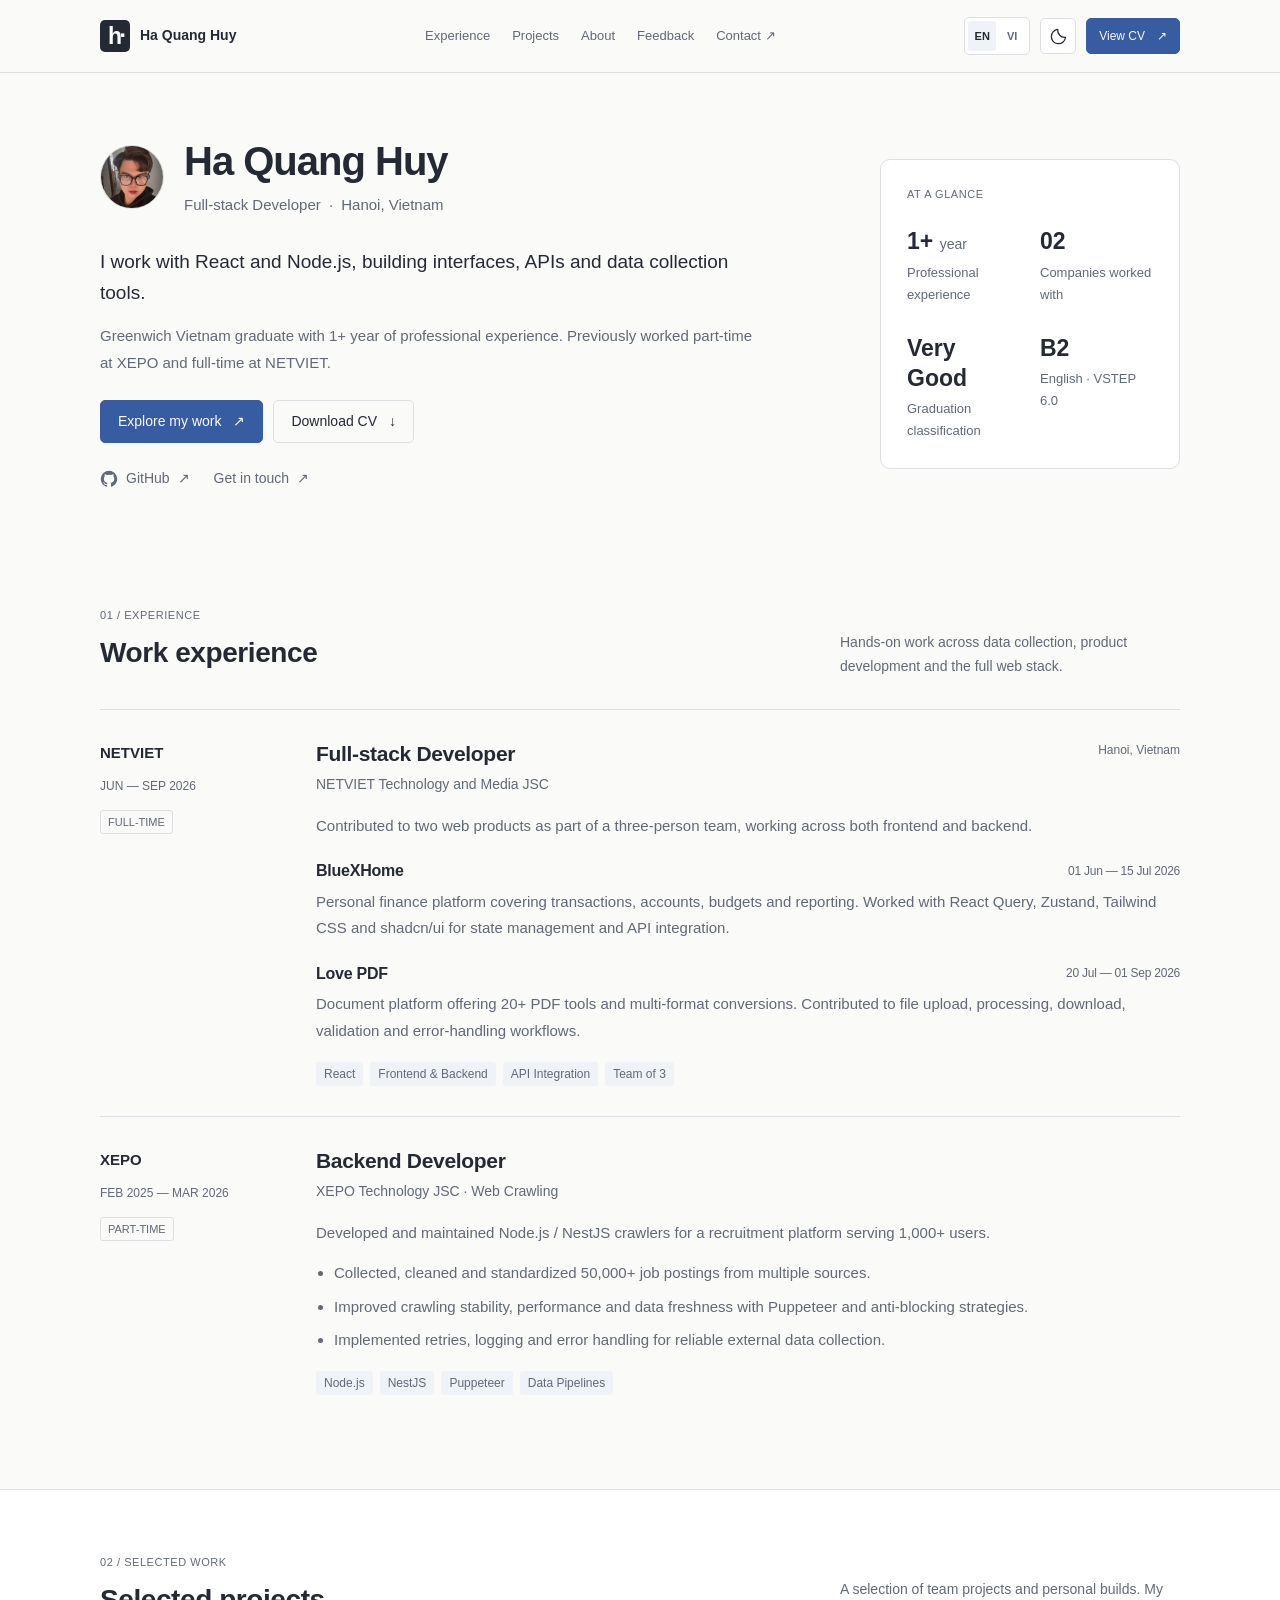
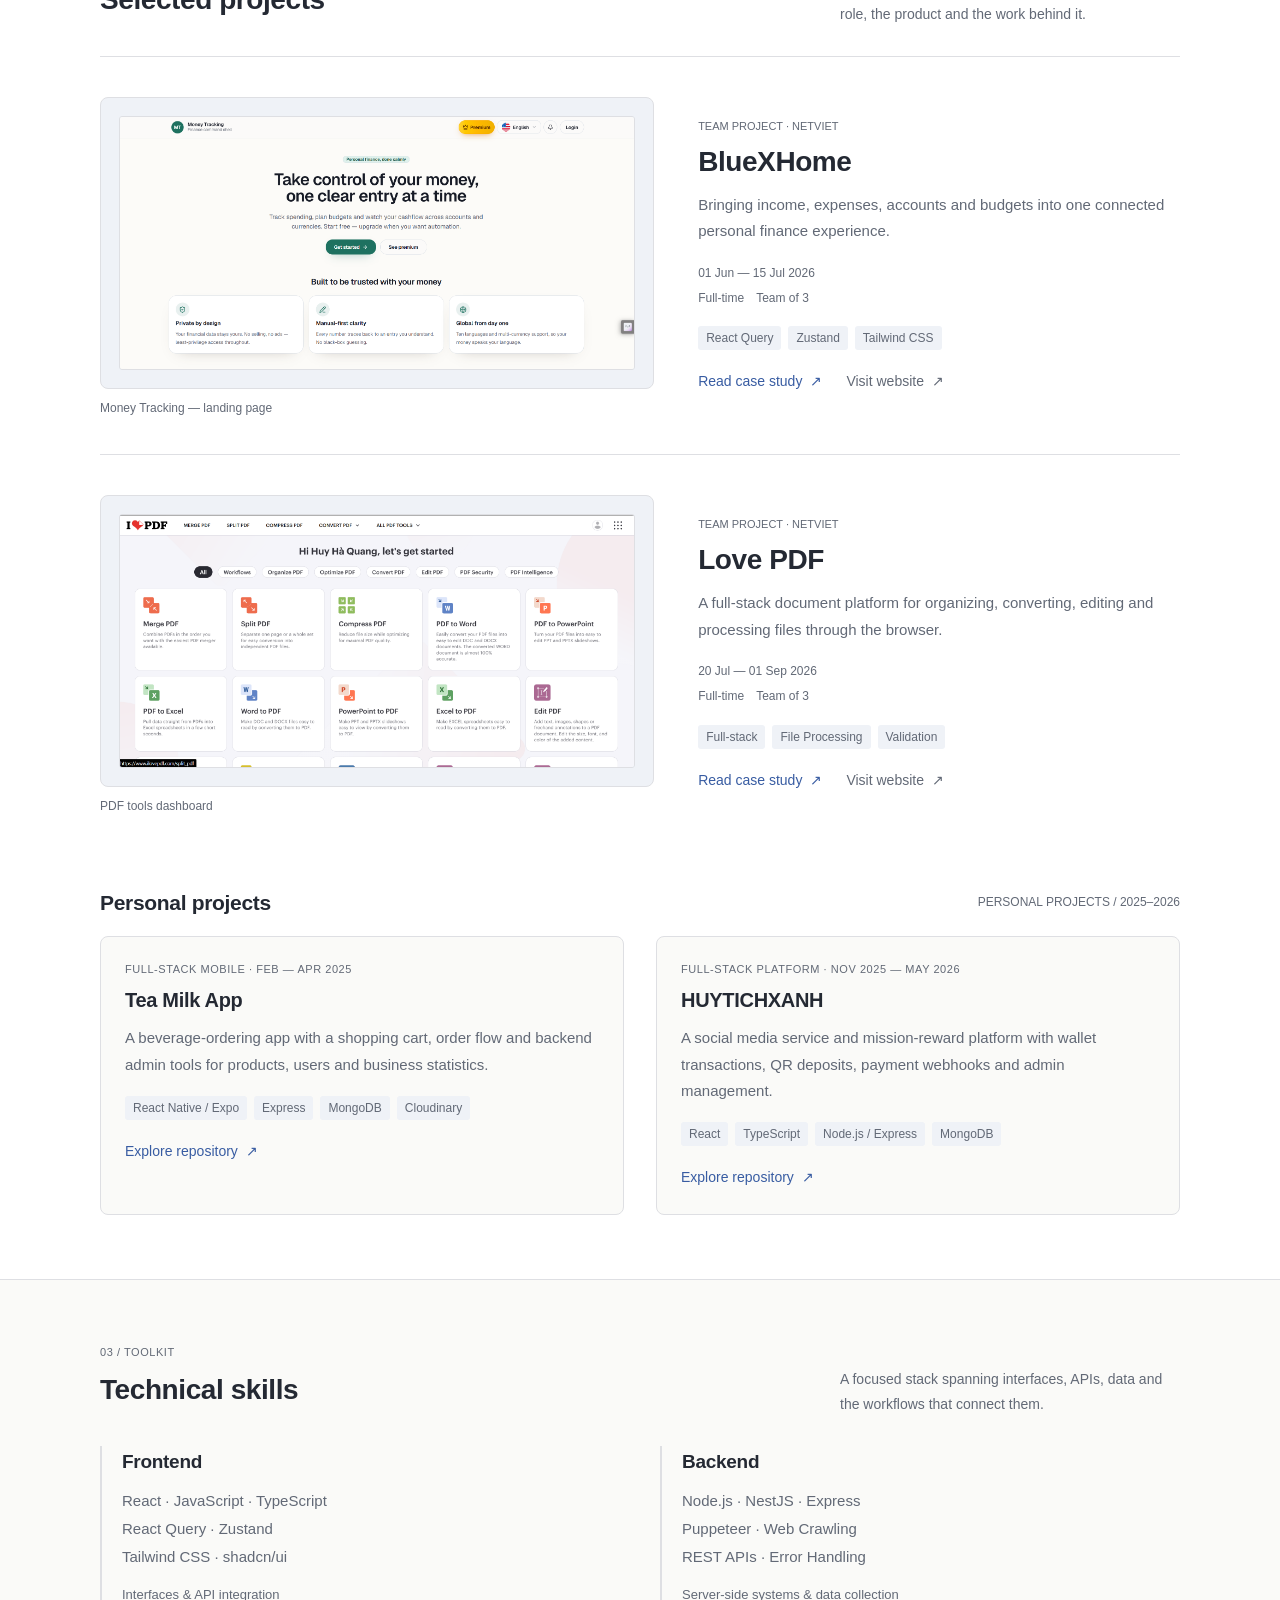
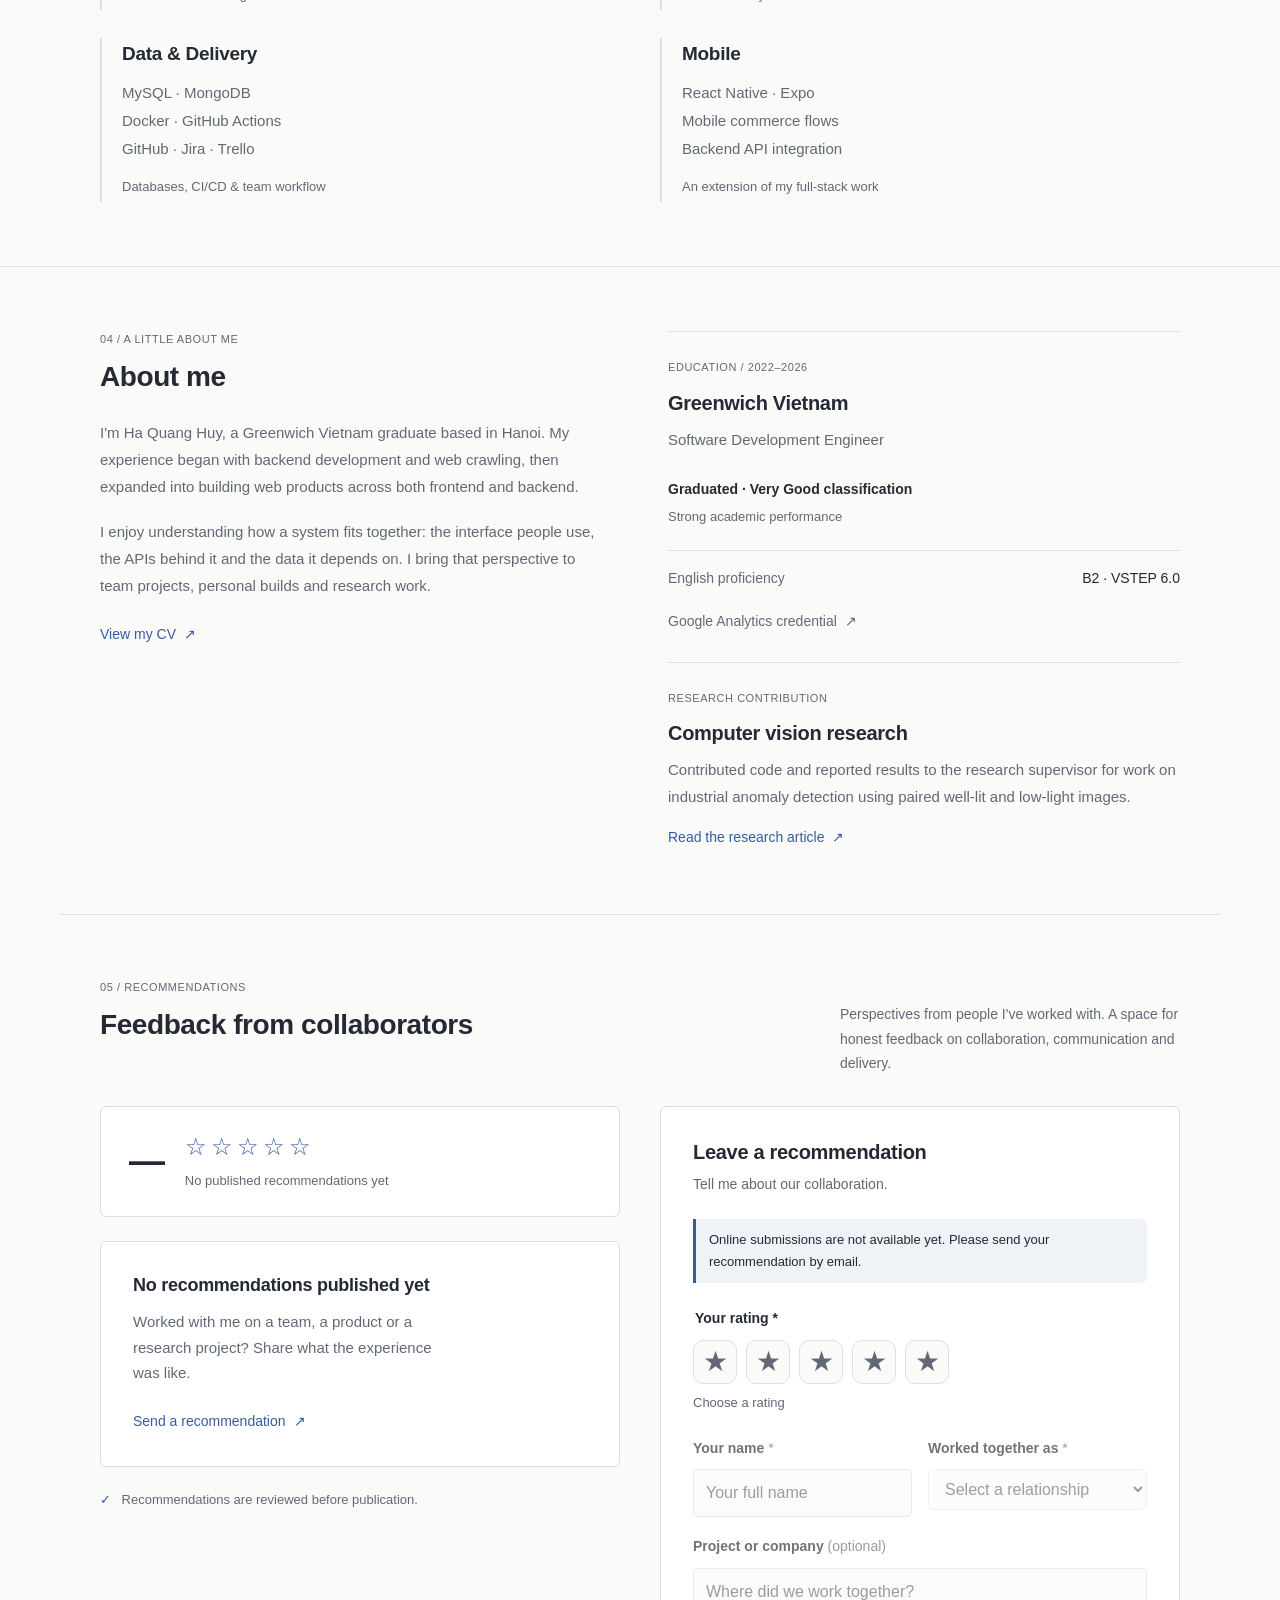
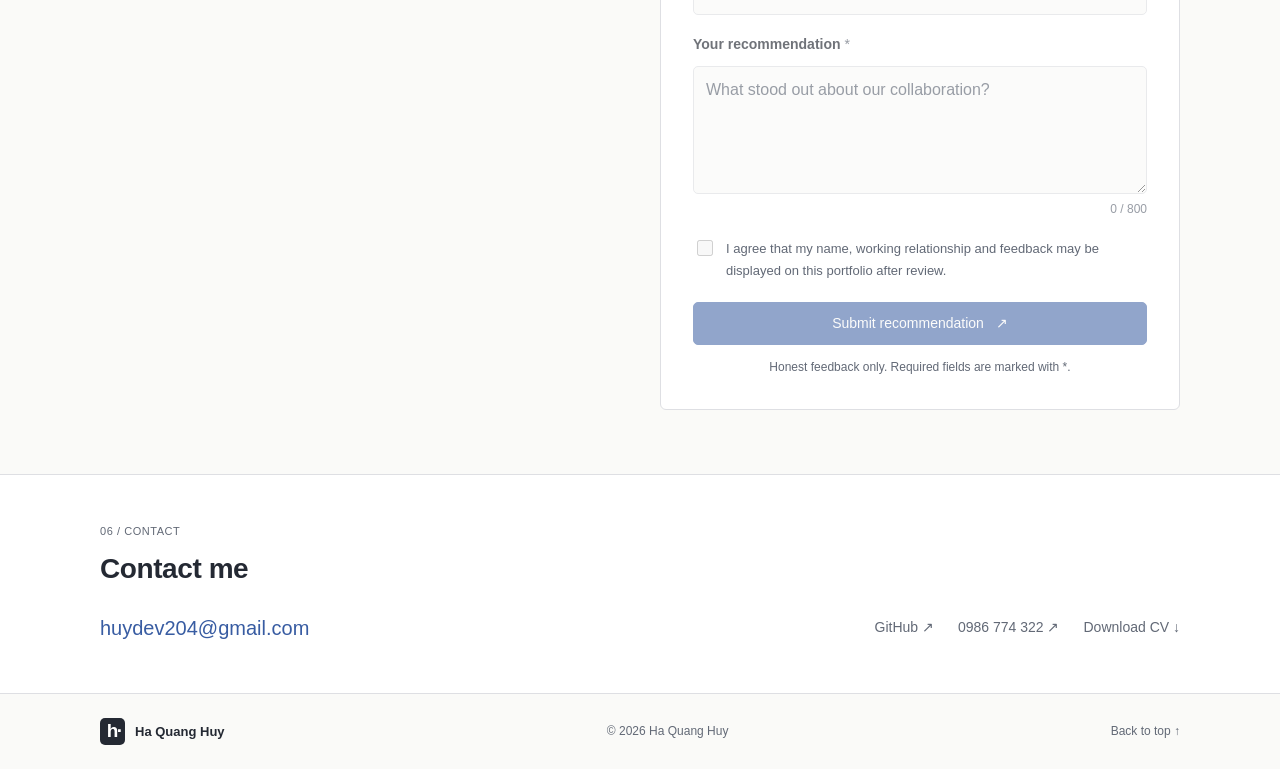
<file: index.html>
<!doctype html>
<html lang="en">
<head>
  <meta charset="utf-8">
  <meta name="viewport" content="width=device-width, initial-scale=1">
  <meta name="color-scheme" content="light dark">
  <meta name="theme-color" content="#fafaf8">
  <title>Ha Quang Huy — Full-stack Developer</title>
  <meta name="description" content="Ha Quang Huy is a Full-stack Developer based in Hanoi, with a strong backend foundation, experience in React and Node.js, and a degree from Greenwich Vietnam.">
  <meta property="og:type" content="website">
  <meta property="og:title" content="Ha Quang Huy — Full-stack Developer">
  <meta property="og:description" content="Work experience, selected projects and research contributions by Ha Quang Huy.">
  <meta name="twitter:card" content="summary">
  <link rel="icon" type="image/svg+xml" href="assets/favicon.svg">
  <link rel="stylesheet" href="style.css?v=5e7dd9d4f372">
  <link rel="stylesheet" href="reviews.css?v=d4fc2169b59c">
  <script src="theme-init.js?v=1b8ba80ecf8a"></script>
  <script src="i18n-vi.js?v=3a269bce5a92" defer></script>
  <script src="i18n.js?v=84d06232627a" defer></script>
  <script src="script.js?v=ed945225f2cc" defer></script>
  <script src="reviews.js?v=d15bccd86b9f" defer></script>
</head>
<body>
  <a class="skip-link" href="#main">Skip to content</a>
  <header class="site-header"><div class="container header-inner">
    <a class="brand" href="#home" aria-label="Ha Quang Huy, home"><span class="brand-mark" aria-hidden="true">h<span>.</span></span><span>Ha Quang Huy</span></a>
    <nav class="main-nav" id="main-nav" aria-label="Main navigation"><a href="#experience">Experience</a><a href="#projects">Projects</a><a href="#about">About</a><a href="#recommendations">Feedback</a><a href="#contact">Contact <span aria-hidden="true">↗</span></a></nav>
    <div class="header-actions">
      <div class="language-switch" role="group" aria-label="Language" hidden><button type="button" data-language="en" lang="en" aria-label="English" aria-pressed="true">EN</button><button type="button" data-language="vi" lang="vi" aria-label="Tiếng Việt" aria-pressed="false">VI</button></div>
      <button class="icon-button theme-toggle" type="button" aria-label="Switch to dark theme" aria-pressed="false"><svg aria-hidden="true" viewBox="0 0 24 24" width="19" height="19"><path d="M20.9 13A9 9 0 0 1 11 3.1 9 9 0 1 0 20.9 13Z" fill="none" stroke="currentColor" stroke-width="1.6" stroke-linejoin="round"/></svg></button>
      <a class="button button-small header-cv" href="assets/Ha-Quang-Huy-Full-Stack-Developer-CV.pdf" target="_blank" rel="noopener noreferrer">View CV <span aria-hidden="true">↗</span></a>
      <button class="icon-button menu-toggle" type="button" aria-controls="main-nav" aria-expanded="false" aria-label="Open navigation"><svg aria-hidden="true" viewBox="0 0 24 24" width="22" height="22"><path d="M4 7h16M4 12h16M4 17h16" fill="none" stroke="currentColor" stroke-width="1.6" stroke-linecap="round"/></svg></button>
    </div>
  </div></header>
  <main id="main">
    <section class="hero container" id="home" aria-labelledby="hero-title">
      <div class="hero-layout"><div class="hero-copy">
        <div class="hero-identity"><img class="hero-avatar" src="img/avatar_huy.jpg" alt="Portrait of Ha Quang Huy" width="941" height="1672" fetchpriority="high" decoding="async"><div><h1 id="hero-title">Ha Quang Huy</h1><p class="hero-role">Full-stack Developer <span aria-hidden="true">·</span> <span>Hanoi, Vietnam</span></p></div></div>
        <p class="hero-intro">I work with React and Node.js, building interfaces, APIs and data collection tools.</p>
        <p class="hero-description">Greenwich Vietnam graduate with 1+ year of professional experience. Previously worked part-time at XEPO and full-time at NETVIET.</p>
        <div class="hero-actions"><a class="button" href="#projects">Explore my work <span aria-hidden="true">↗</span></a><a class="button button-outline" href="assets/Ha-Quang-Huy-Full-Stack-Developer-CV.pdf" download>Download CV <span aria-hidden="true">↓</span></a></div>
        <div class="hero-socials"><a class="text-link hero-github" href="https://github.com/huysadboizdev" target="_blank" rel="noopener noreferrer"><svg viewBox="0 0 24 24" width="18" height="18" aria-hidden="true" fill="currentColor"><path d="M12 1a11 11 0 0 0-3.5 21.4c.6.1.8-.2.8-.5v-2c-3 .6-3.6-1.3-3.6-1.3-.5-1.3-1.2-1.6-1.2-1.6-1-.7.1-.7.1-.7 1.1.1 1.7 1.2 1.7 1.2 1 1.7 2.6 1.2 3.2.9.1-.7.4-1.2.7-1.5-2.4-.3-5-1.2-5-5.4 0-1.2.4-2.2 1.1-2.9-.1-.3-.5-1.4.1-2.9 0 0 .9-.3 3 1.1a10.5 10.5 0 0 1 5.4 0c2.1-1.4 3-1.1 3-1.1.6 1.5.2 2.6.1 2.9.7.8 1.1 1.7 1.1 2.9 0 4.2-2.6 5.1-5 5.4.4.3.7 1 .7 2v3c0 .3.2.6.8.5A11 11 0 0 0 12 1Z"/></svg> GitHub <span aria-hidden="true">↗</span></a><a class="quiet-link" href="mailto:huydev204@gmail.com">Get in touch <span aria-hidden="true">↗</span></a></div>
      </div><aside class="hero-profile"><p class="eyebrow">AT A GLANCE</p><div class="facts-strip" aria-label="Profile highlights"><div><strong>1+ <span>year</span></strong><p>Professional experience</p></div><div><strong>02</strong><p>Companies worked with</p></div><div><strong>Very Good</strong><p>Graduation classification</p></div><div><strong>B2</strong><p>English · VSTEP 6.0</p></div></div></aside></div>
    </section>
    <section class="section container" id="experience" aria-labelledby="experience-title">
      <div class="section-heading"><div><p class="eyebrow">01 / EXPERIENCE</p><h2 id="experience-title">Work experience</h2></div><p class="section-summary">Hands-on work across data collection, product development and the full web stack.</p></div>
      <div class="experience-list">
        <article class="experience-card"><div class="experience-meta"><span class="company-mark">NETVIET</span><p class="mono">JUN — SEP 2026</p><span class="tag">FULL-TIME</span></div><div class="experience-content"><div class="experience-title"><div><h3>Full-stack Developer</h3><p>NETVIET Technology and Media JSC</p></div><span class="muted">Hanoi, Vietnam</span></div><p>Contributed to two web products as part of a three-person team, working across both frontend and backend.</p><div class="experience-project"><h4>BlueXHome <span>01 Jun — 15 Jul 2026</span></h4><p>Personal finance platform covering transactions, accounts, budgets and reporting. Worked with React Query, Zustand, Tailwind CSS and shadcn/ui for state management and API integration.</p></div><div class="experience-project"><h4>Love PDF <span>20 Jul — 01 Sep 2026</span></h4><p>Document platform offering 20+ PDF tools and multi-format conversions. Contributed to file upload, processing, download, validation and error-handling workflows.</p></div><div class="tags"><span>React</span><span>Frontend &amp; Backend</span><span>API Integration</span><span>Team of 3</span></div></div></article>
        <article class="experience-card"><div class="experience-meta"><span class="company-mark">XEPO</span><p class="mono">FEB 2025 — MAR 2026</p><span class="tag">PART-TIME</span></div><div class="experience-content"><div class="experience-title"><div><h3>Backend Developer</h3><p>XEPO Technology JSC · Web Crawling</p></div></div><p>Developed and maintained Node.js / NestJS crawlers for a recruitment platform serving 1,000+ users.</p><ul class="detail-list"><li>Collected, cleaned and standardized 50,000+ job postings from multiple sources.</li><li>Improved crawling stability, performance and data freshness with Puppeteer and anti-blocking strategies.</li><li>Implemented retries, logging and error handling for reliable external data collection.</li></ul><div class="tags"><span>Node.js</span><span>NestJS</span><span>Puppeteer</span><span>Data Pipelines</span></div></div></article>
      </div>
    </section>
    <section class="section work-section" id="projects" aria-labelledby="projects-title"><div class="container">
      <div class="section-heading"><div><p class="eyebrow">02 / SELECTED WORK</p><h2 id="projects-title">Selected projects</h2></div><p class="section-summary">A selection of team projects and personal builds. My role, the product and the work behind it.</p></div>
      <div class="featured-grid">
        <article class="project-card"><div class="project-info"><div class="project-kicker"><span>TEAM PROJECT · NETVIET</span><span>01</span></div><h3>BlueXHome</h3><p>Bringing income, expenses, accounts and budgets into one connected personal finance experience.</p><div class="project-context"><span class="project-period">01 Jun — 15 Jul 2026</span><span>Full-time</span><span>Team of 3</span></div><div class="tags"><span>React Query</span><span>Zustand</span><span>Tailwind CSS</span></div><div class="project-links"><a class="text-link" href="projects/bluexhome.html">Read case study <span aria-hidden="true">↗</span></a><a class="quiet-link" href="https://bluexhome.com/" target="_blank" rel="noopener noreferrer">Visit website <span aria-hidden="true">↗</span></a></div></div><figure class="product-shot product-shot-featured"><a href="img/projects/bluexhome-landing.png" target="_blank" rel="noopener noreferrer" aria-label="Money Tracking — landing page"><img src="img/projects/bluexhome-landing.png" alt="Money Tracking — landing page" width="1881" height="922" loading="lazy" decoding="async"></a><figcaption><span>Money Tracking — landing page</span><a href="img/projects/bluexhome-landing.png" target="_blank" rel="noopener noreferrer">Open full-size image <span aria-hidden="true">↗</span></a></figcaption></figure></article>
        <article class="project-card"><div class="project-info"><div class="project-kicker"><span>TEAM PROJECT · NETVIET</span><span>02</span></div><h3>Love PDF</h3><p>A full-stack document platform for organizing, converting, editing and processing files through the browser.</p><div class="project-context"><span class="project-period">20 Jul — 01 Sep 2026</span><span>Full-time</span><span>Team of 3</span></div><div class="tags"><span>Full-stack</span><span>File Processing</span><span>Validation</span></div><div class="project-links"><a class="text-link" href="projects/love-pdf.html">Read case study <span aria-hidden="true">↗</span></a><a class="quiet-link" href="https://love-pdf.com/" target="_blank" rel="noopener noreferrer">Visit website <span aria-hidden="true">↗</span></a></div></div><figure class="product-shot product-shot-featured"><a href="img/projects/love-pdf-tools.png" target="_blank" rel="noopener noreferrer" aria-label="PDF tools dashboard"><img src="img/projects/love-pdf-tools.png" alt="PDF tools dashboard" width="1884" height="924" loading="lazy" decoding="async"></a><figcaption><span>PDF tools dashboard</span><a href="img/projects/love-pdf-tools.png" target="_blank" rel="noopener noreferrer">Open full-size image <span aria-hidden="true">↗</span></a></figcaption></figure></article>
      </div>
      <div class="more-work-heading"><h3>Personal projects</h3><span class="mono">PERSONAL PROJECTS / 2025–2026</span></div>
      <div class="personal-grid"><article class="personal-card"><span class="personal-icon" aria-hidden="true">☕</span><div><p class="eyebrow">FULL-STACK MOBILE · FEB — APR 2025</p><h3>Tea Milk App</h3><p>A beverage-ordering app with a shopping cart, order flow and backend admin tools for products, users and business statistics.</p><div class="tags"><span>React Native / Expo</span><span>Express</span><span>MongoDB</span><span>Cloudinary</span></div><a class="text-link" href="https://github.com/huysadboizdev/Apptrasua" target="_blank" rel="noopener noreferrer">Explore repository <span aria-hidden="true">↗</span></a></div></article><article class="personal-card"><span class="personal-icon" aria-hidden="true">⇄</span><div><p class="eyebrow">FULL-STACK PLATFORM · NOV 2025 — MAY 2026</p><h3>HUYTICHXANH</h3><p>A social media service and mission-reward platform with wallet transactions, QR deposits, payment webhooks and admin management.</p><div class="tags"><span>React</span><span>TypeScript</span><span>Node.js / Express</span><span>MongoDB</span></div><a class="text-link" href="https://github.com/huysadboizdev/Socialmedia" target="_blank" rel="noopener noreferrer">Explore repository <span aria-hidden="true">↗</span></a></div></article></div>
    </div></section>
    <section class="section container" id="skills" aria-labelledby="skills-title"><div class="section-heading"><div><p class="eyebrow">03 / TOOLKIT</p><h2 id="skills-title">Technical skills</h2></div><p class="section-summary">A focused stack spanning interfaces, APIs, data and the workflows that connect them.</p></div><div class="skills-grid"><article class="skill-card"><span class="skill-symbol" aria-hidden="true">&lt;/&gt;</span><span class="mono">01</span><h3>Frontend</h3><p>React · JavaScript · TypeScript<br>React Query · Zustand<br>Tailwind CSS · shadcn/ui</p><span class="skill-note">Interfaces &amp; API integration</span></article><article class="skill-card"><span class="skill-symbol" aria-hidden="true">{ }</span><span class="mono">02</span><h3>Backend</h3><p>Node.js · NestJS · Express<br>Puppeteer · Web Crawling<br>REST APIs · Error Handling</p><span class="skill-note">Server-side systems &amp; data collection</span></article><article class="skill-card"><span class="skill-symbol" aria-hidden="true">▤</span><span class="mono">03</span><h3>Data &amp; Delivery</h3><p>MySQL · MongoDB<br>Docker · GitHub Actions<br>GitHub · Jira · Trello</p><span class="skill-note">Databases, CI/CD &amp; team workflow</span></article><article class="skill-card"><span class="skill-symbol" aria-hidden="true">▯</span><span class="mono">04</span><h3>Mobile</h3><p>React Native · Expo<br>Mobile commerce flows<br>Backend API integration</p><span class="skill-note">An extension of my full-stack work</span></article></div></section>
    <section class="section about-section" id="about" aria-labelledby="about-title"><div class="container about-grid"><div><p class="eyebrow">04 / A LITTLE ABOUT ME</p><h2 id="about-title">About me</h2><p class="about-copy">I'm Ha Quang Huy, a Greenwich Vietnam graduate based in Hanoi. My experience began with backend development and web crawling, then expanded into building web products across both frontend and backend.</p><p class="about-copy">I enjoy understanding how a system fits together: the interface people use, the APIs behind it and the data it depends on. I bring that perspective to team projects, personal builds and research work.</p><a class="text-link" href="assets/Ha-Quang-Huy-Full-Stack-Developer-CV.pdf" target="_blank" rel="noopener noreferrer">View my CV <span aria-hidden="true">↗</span></a></div><div class="about-details"><article class="education-card"><span class="eyebrow">EDUCATION / 2022–2026</span><h3>Greenwich Vietnam</h3><p>Software Development Engineer</p><div class="education-highlight"><span aria-hidden="true">✳</span><div><strong>Graduated · Very Good classification</strong><p>Strong academic performance</p></div></div><div class="education-row"><span>English proficiency</span><strong>B2 · VSTEP 6.0</strong></div><a class="quiet-link" href="https://skillshop.credential.net/profile/huysadboiz/wallet#gs.fhl9mv" target="_blank" rel="noopener noreferrer">Google Analytics credential <span aria-hidden="true">↗</span></a></article><article class="research-card"><span class="eyebrow">RESEARCH CONTRIBUTION</span><h3>Computer vision research</h3><p>Contributed code and reported results to the research supervisor for work on industrial anomaly detection using paired well-lit and low-light images.</p><a class="text-link" href="https://academic.oup.com/jcde/article/12/5/41/8119431" target="_blank" rel="noopener noreferrer">Read the research article <span aria-hidden="true">↗</span></a></article></div></div></section>
    <section class="section container recommendations-section" id="recommendations" aria-labelledby="recommendations-title">
      <div class="section-heading"><div><p class="eyebrow">05 / RECOMMENDATIONS</p><h2 id="recommendations-title">Feedback from collaborators</h2></div><p class="section-summary">Perspectives from people I've worked with. A space for honest feedback on collaboration, communication and delivery.</p></div>
      <div class="recommendations-grid">
        <div class="recommendations-overview">
          <div class="review-rating-summary"><strong id="review-average" data-i18n-dynamic aria-label="Average rating">—</strong><div><div id="review-summary-stars" data-i18n-dynamic class="review-summary-stars" role="img" aria-label="Not yet rated">☆☆☆☆☆</div><p id="review-count" data-i18n-dynamic>No published recommendations yet</p></div></div>
          <div id="review-empty" class="review-empty"><h3>No recommendations published yet</h3><p>Worked with me on a team, a product or a research project? Share what the experience was like.</p><a class="text-link" href="mailto:huydev204@gmail.com?subject=Portfolio%20recommendation">Send a recommendation <span aria-hidden="true">↗</span></a></div>
          <div id="published-reviews" data-i18n-dynamic class="published-reviews" aria-label="Approved recommendations"></div>
          <p class="review-principle"><span aria-hidden="true">✓</span> Recommendations are reviewed before publication.</p>
        </div>
        <div class="review-form-card">
          <div class="review-form-header"><h3>Leave a recommendation</h3></div>
          <p class="review-form-intro">Tell me about our collaboration.</p>
          <p id="review-mode-note" data-i18n-dynamic class="review-mode-note">Online submissions are not available yet. Please send your recommendation by email.</p>
          <form id="recommendation-form">
            <fieldset id="review-fields" class="review-fields" disabled aria-label="Recommendation details">
              <fieldset class="review-star-field"><legend>Your rating <span aria-hidden="true">*</span></legend><div class="review-stars">
                <label class="review-star-option"><input type="radio" name="rating" value="1" aria-label="1 star" required><span aria-hidden="true">★</span></label>
                <label class="review-star-option"><input type="radio" name="rating" value="2" aria-label="2 stars" required><span aria-hidden="true">★</span></label>
                <label class="review-star-option"><input type="radio" name="rating" value="3" aria-label="3 stars" required><span aria-hidden="true">★</span></label>
                <label class="review-star-option"><input type="radio" name="rating" value="4" aria-label="4 stars" required><span aria-hidden="true">★</span></label>
                <label class="review-star-option"><input type="radio" name="rating" value="5" aria-label="5 stars" required><span aria-hidden="true">★</span></label>
              </div><p id="review-rating-hint" data-i18n-dynamic class="review-rating-hint" aria-live="polite">Choose a rating</p></fieldset>
              <div class="review-field-row">
                <div class="review-field"><label class="review-field-label" for="review-name">Your name <span aria-hidden="true">*</span></label><input id="review-name" name="name" autocomplete="name" placeholder="Your full name" maxlength="80" required></div>
                <div class="review-field"><label class="review-field-label" for="review-relationship">Worked together as <span aria-hidden="true">*</span></label><select id="review-relationship" name="relationship" required><option value="">Select a relationship</option><option>Teammate</option><option>Team lead / Manager</option><option>Client</option><option>Research supervisor</option><option>Other collaborator</option></select></div>
              </div>
              <div class="review-field"><label class="review-field-label" for="review-project">Project or company <span>(optional)</span></label><input id="review-project" name="project" placeholder="Where did we work together?" maxlength="100"></div>
              <div class="review-field"><label class="review-field-label" for="review-comment">Your recommendation <span aria-hidden="true">*</span></label><textarea id="review-comment" name="comment" rows="4" minlength="20" maxlength="800" placeholder="What stood out about our collaboration?" aria-describedby="review-comment-count" required></textarea><p id="review-comment-count" data-i18n-dynamic class="review-character-count">0 / 800</p></div>
              <label class="review-consent"><input type="checkbox" name="consent" required><span>I agree that my name, working relationship and feedback may be displayed on this portfolio after review.</span></label>
              <button class="button review-submit" type="submit">Submit recommendation <span aria-hidden="true">↗</span></button>
              <p class="review-form-footer">Honest feedback only. Required fields are marked with *.</p>
            </fieldset>
            <p id="review-status" data-i18n-dynamic class="review-status" role="status" aria-live="polite" tabindex="-1"></p>
          </form>
          <noscript><p class="review-status">Enable JavaScript to try the local feedback preview, or send a recommendation by email.</p></noscript>
        </div>
      </div>
      <div id="review-preview-controls" class="review-preview-controls" hidden aria-labelledby="review-preview-title"><div class="review-preview-heading"><h3 id="review-preview-title">Preview moderation</h3><span id="review-pending-count" data-i18n-dynamic>0 pending</span></div><p>Try the approval workflow here. These controls are for local demonstration only. Approved feedback is visible in this browser, not published online.</p><p id="review-preview-empty">Submit a recommendation above to try approving or removing it.</p><div id="pending-reviews" data-i18n-dynamic class="pending-reviews"></div><p id="review-preview-status" data-i18n-dynamic class="review-status" role="status" aria-live="polite"></p></div>
    </section>
    <section class="contact-section" id="contact" aria-labelledby="contact-title"><div class="container"><div class="contact-top"><div><p class="eyebrow">06 / CONTACT</p><h2 id="contact-title">Contact me</h2></div></div><div class="contact-bottom"><a class="contact-email" href="mailto:huydev204@gmail.com">huydev204@gmail.com</a><div class="contact-links"><a href="https://github.com/huysadboizdev" target="_blank" rel="noopener noreferrer">GitHub ↗</a><a href="tel:+84986774322">0986 774 322 ↗</a><a href="assets/Ha-Quang-Huy-Full-Stack-Developer-CV.pdf" download>Download CV ↓</a></div></div></div></section>
  </main>
  <footer class="site-footer"><div class="container footer-inner"><a class="brand" href="#home"><span class="brand-mark" aria-hidden="true">h<span>.</span></span><span>Ha Quang Huy</span></a><p>© <span data-year>2026</span> Ha Quang Huy</p><a class="quiet-link" href="#home">Back to top ↑</a></div></footer>
</body>
</html>
</file>
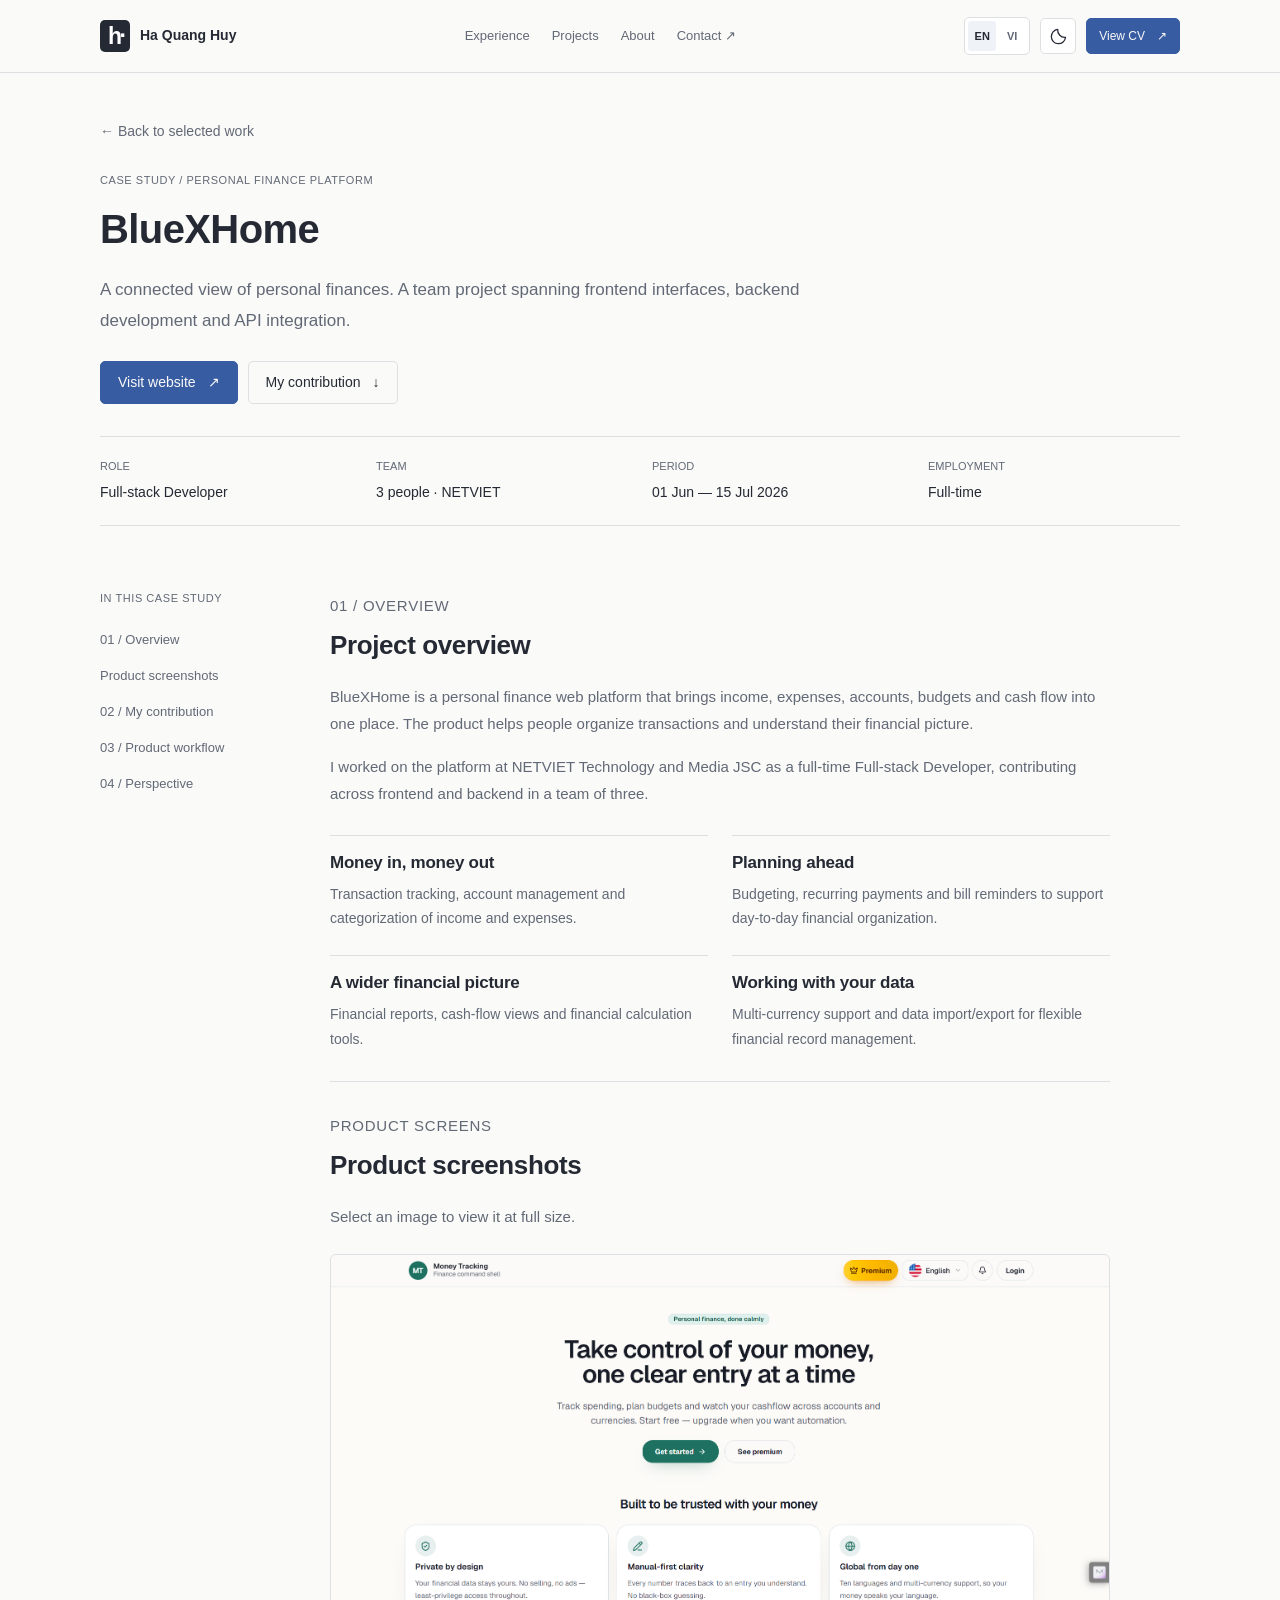
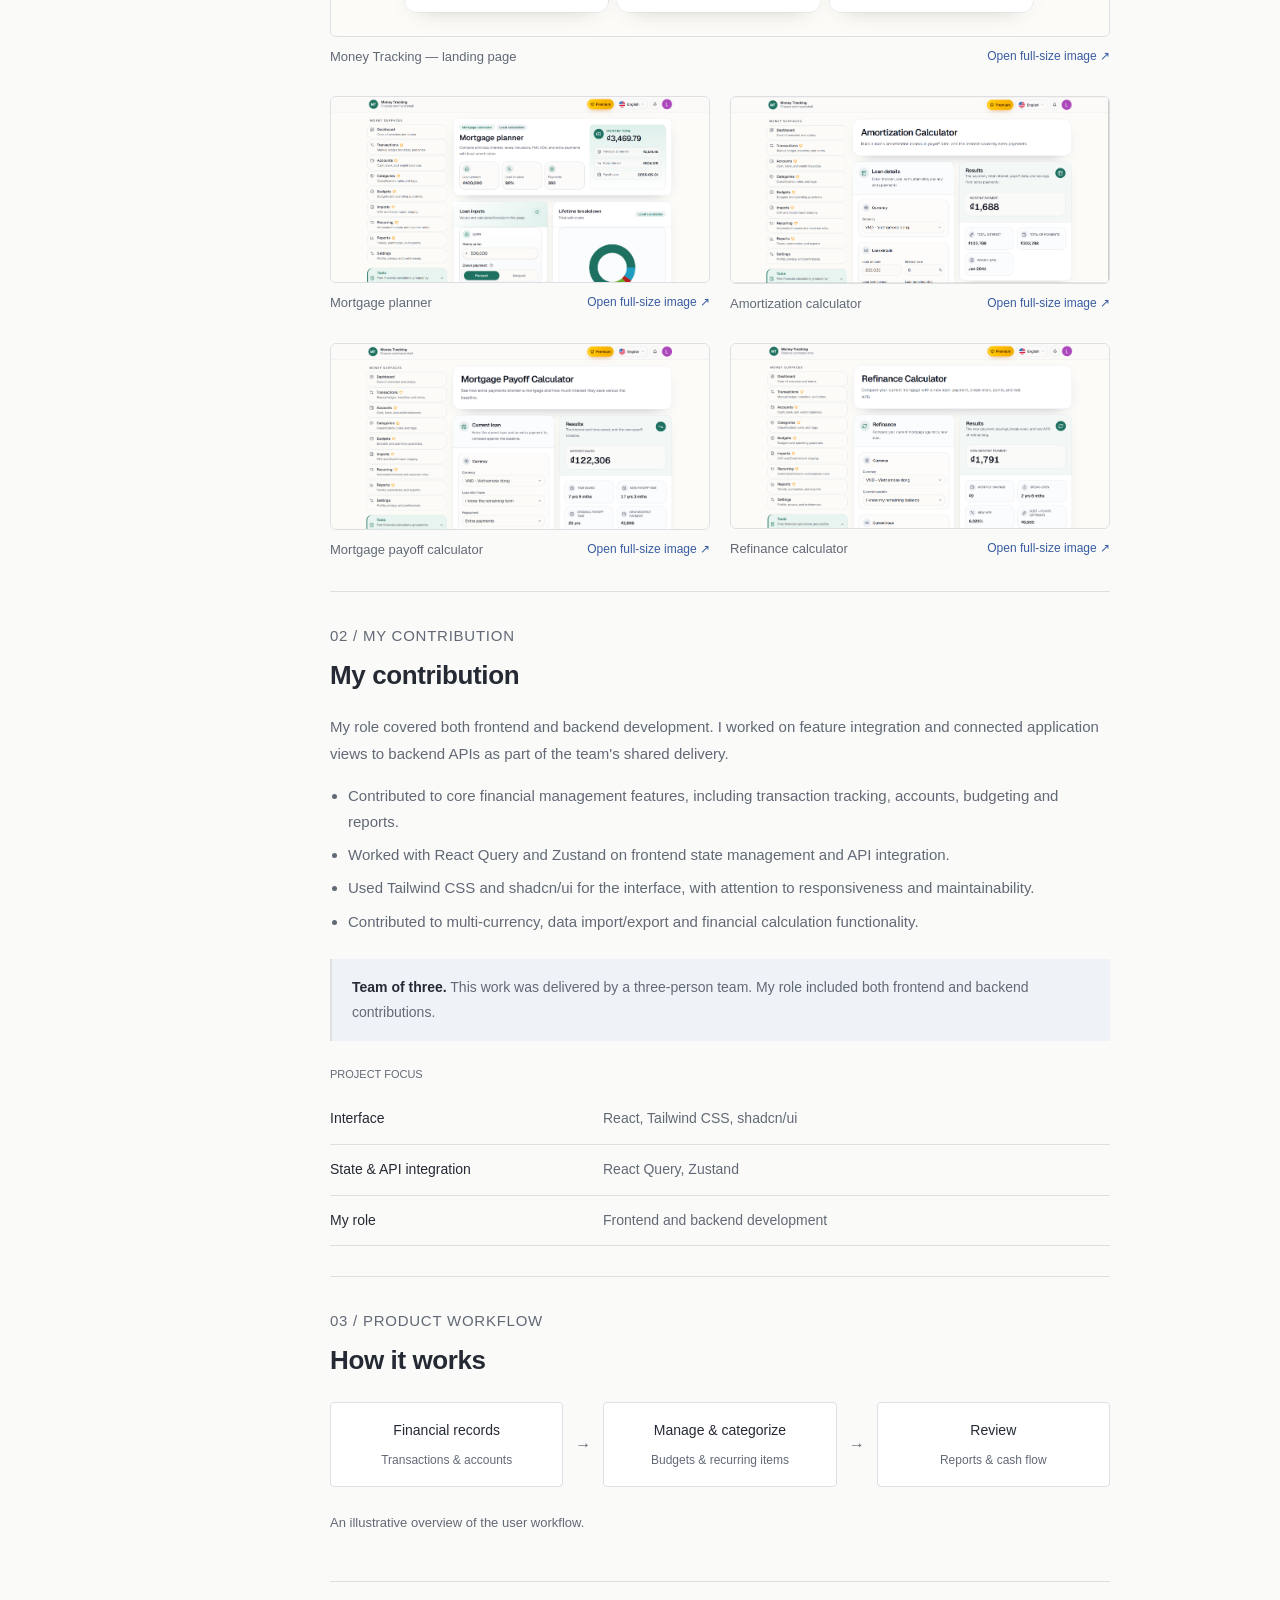
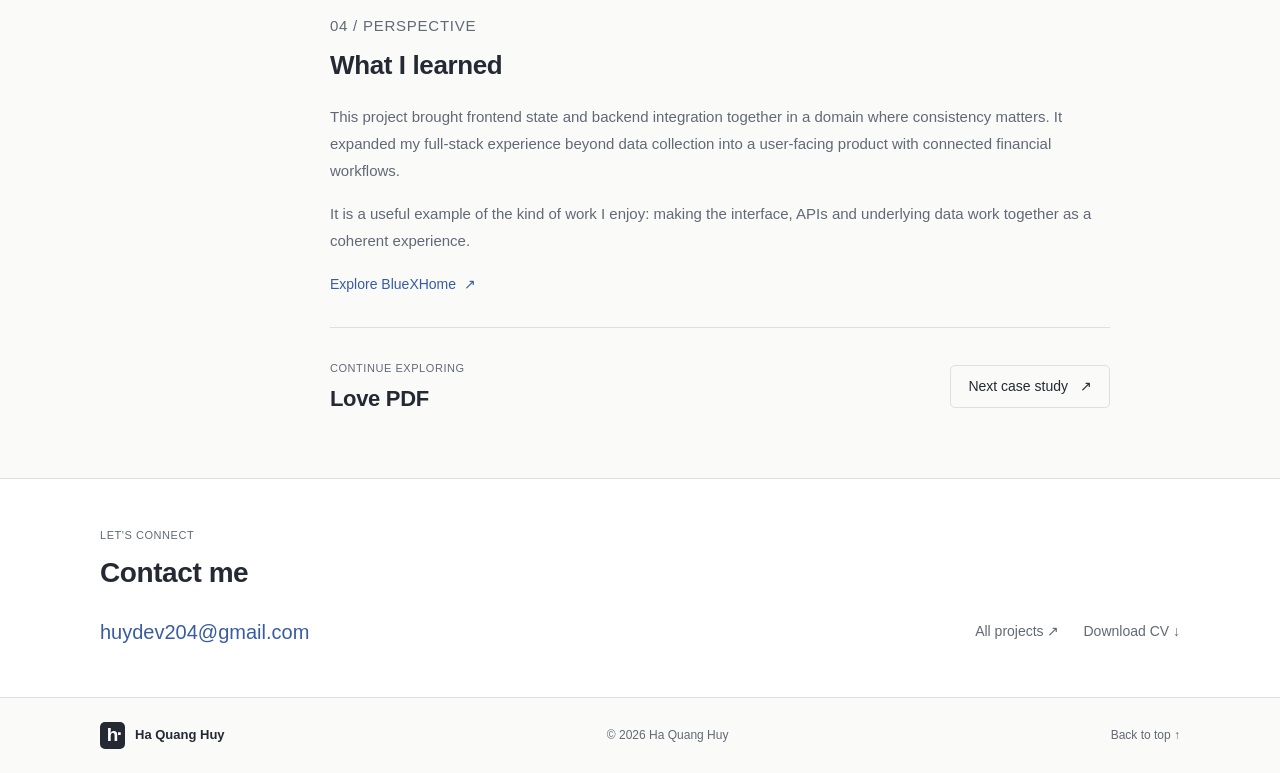
<file: projects/bluexhome.html>
<!doctype html>
<html lang="en">
<head>
  <meta charset="utf-8">
  <meta name="viewport" content="width=device-width, initial-scale=1">
  <meta name="color-scheme" content="light dark">
  <meta name="theme-color" content="#fafaf8">
  <title>BlueXHome — Ha Quang Huy / Full-stack Developer</title>
  <meta name="description" content="A connected view of personal finances. A team project spanning frontend interfaces, backend development and API integration.">
  <meta property="og:type" content="article">
  <meta property="og:title" content="BlueXHome — Full-stack project by Ha Quang Huy">
  <meta property="og:description" content="A connected view of personal finances. A team project spanning frontend interfaces, backend development and API integration.">
  <link rel="icon" type="image/svg+xml" href="../assets/favicon.svg">
  <link rel="stylesheet" href="../style.css?v=5e7dd9d4f372">
  <script src="../theme-init.js?v=1b8ba80ecf8a"></script>
  <script src="../i18n-vi.js?v=3a269bce5a92" defer></script>
  <script src="../i18n.js?v=84d06232627a" defer></script>
  <script src="../script.js?v=ed945225f2cc" defer></script>
</head>
<body>
  <a class="skip-link" href="#main">Skip to content</a>
  <header class="site-header"><div class="container header-inner">
    <a class="brand" href="../index.html#home" aria-label="Ha Quang Huy, home"><span class="brand-mark" aria-hidden="true">h<span>.</span></span><span>Ha Quang Huy</span></a>
    <nav class="main-nav" id="main-nav" aria-label="Main navigation"><a href="../index.html#experience">Experience</a><a href="../index.html#projects">Projects</a><a href="../index.html#about">About</a><a href="../index.html#contact">Contact <span aria-hidden="true">↗</span></a></nav>
    <div class="header-actions">
      <div class="language-switch" role="group" aria-label="Language" hidden><button type="button" data-language="en" lang="en" aria-label="English" aria-pressed="true">EN</button><button type="button" data-language="vi" lang="vi" aria-label="Tiếng Việt" aria-pressed="false">VI</button></div>
      <button class="icon-button theme-toggle" type="button" aria-label="Switch to dark theme" aria-pressed="false"><svg aria-hidden="true" viewBox="0 0 24 24" width="19" height="19"><path d="M20.9 13A9 9 0 0 1 11 3.1 9 9 0 1 0 20.9 13Z" fill="none" stroke="currentColor" stroke-width="1.6" stroke-linejoin="round"/></svg></button>
      <a class="button button-small header-cv" href="../assets/Ha-Quang-Huy-Full-Stack-Developer-CV.pdf" target="_blank" rel="noopener noreferrer">View CV <span aria-hidden="true">↗</span></a>
      <button class="icon-button menu-toggle" type="button" aria-controls="main-nav" aria-expanded="false" aria-label="Open navigation"><svg aria-hidden="true" viewBox="0 0 24 24" width="22" height="22"><path d="M4 7h16M4 12h16M4 17h16" fill="none" stroke="currentColor" stroke-width="1.6" stroke-linecap="round"/></svg></button>
    </div>
  </div></header>
  <main id="main">
    <section class="case-hero container" aria-labelledby="case-title">
      <a class="quiet-link back-link" href="../index.html#projects">← Back to selected work</a>
      <div class="case-hero-grid"><div><p class="eyebrow">CASE STUDY / PERSONAL FINANCE PLATFORM</p><h1 id="case-title">BlueXHome</h1><p class="case-lead">A connected view of personal finances. A team project spanning frontend interfaces, backend development and API integration.</p><div class="hero-actions"><a class="button" href="https://bluexhome.com/" target="_blank" rel="noopener noreferrer">Visit website <span aria-hidden="true">↗</span></a><a class="button button-outline" href="#contribution">My contribution <span aria-hidden="true">↓</span></a></div></div></div>
      <dl class="case-facts"><div><dt>ROLE</dt><dd>Full-stack Developer</dd></div><div><dt>TEAM</dt><dd>3 people · NETVIET</dd></div><div><dt>PERIOD</dt><dd>01 Jun — 15 Jul 2026</dd></div><div><dt>EMPLOYMENT</dt><dd>Full-time</dd></div></dl>
    </section>
    <div class="case-layout container">
      <nav class="case-nav" aria-label="Case study contents"><p class="eyebrow">IN THIS CASE STUDY</p><a href="#overview">01 / Overview</a><a href="#screenshots">Product screenshots</a><a href="#contribution">02 / My contribution</a><a href="#workflow">03 / Product workflow</a><a href="#reflection">04 / Perspective</a></nav>
      <div class="case-content">
        <section class="case-section" id="overview"><p class="eyebrow">01 / OVERVIEW</p><h2>Project overview</h2><p>BlueXHome is a personal finance web platform that brings income, expenses, accounts, budgets and cash flow into one place. The product helps people organize transactions and understand their financial picture.</p><p>I worked on the platform at NETVIET Technology and Media JSC as a full-time Full-stack Developer, contributing across frontend and backend in a team of three.</p><div class="capabilities"><article class="capability"><span class="mono">01</span><h3>Money in, money out</h3><p>Transaction tracking, account management and categorization of income and expenses.</p></article><article class="capability"><span class="mono">02</span><h3>Planning ahead</h3><p>Budgeting, recurring payments and bill reminders to support day-to-day financial organization.</p></article><article class="capability"><span class="mono">03</span><h3>A wider financial picture</h3><p>Financial reports, cash-flow views and financial calculation tools.</p></article><article class="capability"><span class="mono">04</span><h3>Working with your data</h3><p>Multi-currency support and data import/export for flexible financial record management.</p></article></div></section>
        <section class="case-section" id="screenshots"><p class="eyebrow">PRODUCT SCREENS</p><h2>Product screenshots</h2><p class="muted">Select an image to view it at full size.</p><div class="product-gallery"><figure class="product-shot product-shot-featured"><a href="../img/projects/bluexhome-landing.png" target="_blank" rel="noopener noreferrer" aria-label="Money Tracking — landing page"><img src="../img/projects/bluexhome-landing.png" alt="Money Tracking — landing page" width="1881" height="922" loading="lazy" decoding="async"></a><figcaption><span>Money Tracking — landing page</span><a href="../img/projects/bluexhome-landing.png" target="_blank" rel="noopener noreferrer">Open full-size image <span aria-hidden="true">↗</span></a></figcaption></figure><figure class="product-shot"><a href="../img/projects/bluexhome-mortgage.png" target="_blank" rel="noopener noreferrer" aria-label="Mortgage planner"><img src="../img/projects/bluexhome-mortgage.png" alt="Mortgage planner" width="1885" height="921" loading="lazy" decoding="async"></a><figcaption><span>Mortgage planner</span><a href="../img/projects/bluexhome-mortgage.png" target="_blank" rel="noopener noreferrer">Open full-size image <span aria-hidden="true">↗</span></a></figcaption></figure><figure class="product-shot"><a href="../img/projects/bluexhome-amortization.png" target="_blank" rel="noopener noreferrer" aria-label="Amortization calculator"><img src="../img/projects/bluexhome-amortization.png" alt="Amortization calculator" width="1882" height="925" loading="lazy" decoding="async"></a><figcaption><span>Amortization calculator</span><a href="../img/projects/bluexhome-amortization.png" target="_blank" rel="noopener noreferrer">Open full-size image <span aria-hidden="true">↗</span></a></figcaption></figure><figure class="product-shot"><a href="../img/projects/bluexhome-payoff.png" target="_blank" rel="noopener noreferrer" aria-label="Mortgage payoff calculator"><img src="../img/projects/bluexhome-payoff.png" alt="Mortgage payoff calculator" width="1880" height="923" loading="lazy" decoding="async"></a><figcaption><span>Mortgage payoff calculator</span><a href="../img/projects/bluexhome-payoff.png" target="_blank" rel="noopener noreferrer">Open full-size image <span aria-hidden="true">↗</span></a></figcaption></figure><figure class="product-shot"><a href="../img/projects/bluexhome-refinance.png" target="_blank" rel="noopener noreferrer" aria-label="Refinance calculator"><img src="../img/projects/bluexhome-refinance.png" alt="Refinance calculator" width="1887" height="920" loading="lazy" decoding="async"></a><figcaption><span>Refinance calculator</span><a href="../img/projects/bluexhome-refinance.png" target="_blank" rel="noopener noreferrer">Open full-size image <span aria-hidden="true">↗</span></a></figcaption></figure></div></section>
        <section class="case-section" id="contribution"><p class="eyebrow">02 / MY CONTRIBUTION</p><h2>My contribution</h2><p>My role covered both frontend and backend development. I worked on feature integration and connected application views to backend APIs as part of the team's shared delivery.</p><ul class="detail-list"><li>Contributed to core financial management features, including transaction tracking, accounts, budgeting and reports.</li><li>Worked with React Query and Zustand on frontend state management and API integration.</li><li>Used Tailwind CSS and shadcn/ui for the interface, with attention to responsiveness and maintainability.</li><li>Contributed to multi-currency, data import/export and financial calculation functionality.</li></ul><div class="case-note"><strong>Team of three.</strong> This work was delivered by a three-person team. My role included both frontend and backend contributions.</div><table class="stack-table"><caption>PROJECT FOCUS</caption><tbody><tr><th scope="row">Interface</th><td>React, Tailwind CSS, shadcn/ui</td></tr><tr><th scope="row">State & API integration</th><td>React Query, Zustand</td></tr><tr><th scope="row">My role</th><td>Frontend and backend development</td></tr></tbody></table></section>
        <section class="case-section" id="workflow"><p class="eyebrow">03 / PRODUCT WORKFLOW</p><h2>How it works</h2><div class="flow-diagram" aria-label="High-level product workflow"><div class="flow-node">Financial records<small>Transactions & accounts</small></div><span class="flow-arrow" aria-hidden="true">→</span><div class="flow-node">Manage & categorize<small>Budgets & recurring items</small></div><span class="flow-arrow" aria-hidden="true">→</span><div class="flow-node">Review<small>Reports & cash flow</small></div></div><p class="diagram-caption">An illustrative overview of the user workflow.</p></section>
        <section class="case-section" id="reflection"><p class="eyebrow">04 / PERSPECTIVE</p><h2>What I learned</h2><p>This project brought frontend state and backend integration together in a domain where consistency matters. It expanded my full-stack experience beyond data collection into a user-facing product with connected financial workflows.</p><p>It is a useful example of the kind of work I enjoy: making the interface, APIs and underlying data work together as a coherent experience.</p><a class="text-link" href="https://bluexhome.com/" target="_blank" rel="noopener noreferrer">Explore BlueXHome <span aria-hidden="true">↗</span></a></section>
        <div class="case-next"><div><p class="eyebrow">CONTINUE EXPLORING</p><h3>Love PDF</h3></div><a class="button button-outline" href="love-pdf.html">Next case study <span aria-hidden="true">↗</span></a></div>
      </div>
    </div>
    <section class="contact-section" id="contact" aria-labelledby="contact-title"><div class="container"><div class="contact-top"><div><p class="eyebrow">LET'S CONNECT</p><h2 id="contact-title">Contact me</h2></div></div><div class="contact-bottom"><a class="contact-email" href="mailto:huydev204@gmail.com">huydev204@gmail.com</a><div class="contact-links"><a href="../index.html#projects">All projects ↗</a><a href="../assets/Ha-Quang-Huy-Full-Stack-Developer-CV.pdf" download>Download CV ↓</a></div></div></div></section>
  </main>
  <footer class="site-footer"><div class="container footer-inner"><a class="brand" href="../index.html#home"><span class="brand-mark" aria-hidden="true">h<span>.</span></span><span>Ha Quang Huy</span></a><p>© <span data-year>2026</span> Ha Quang Huy</p><a class="quiet-link" href="../index.html#home">Back to top ↑</a></div></footer>
</body>
</html>
</file>
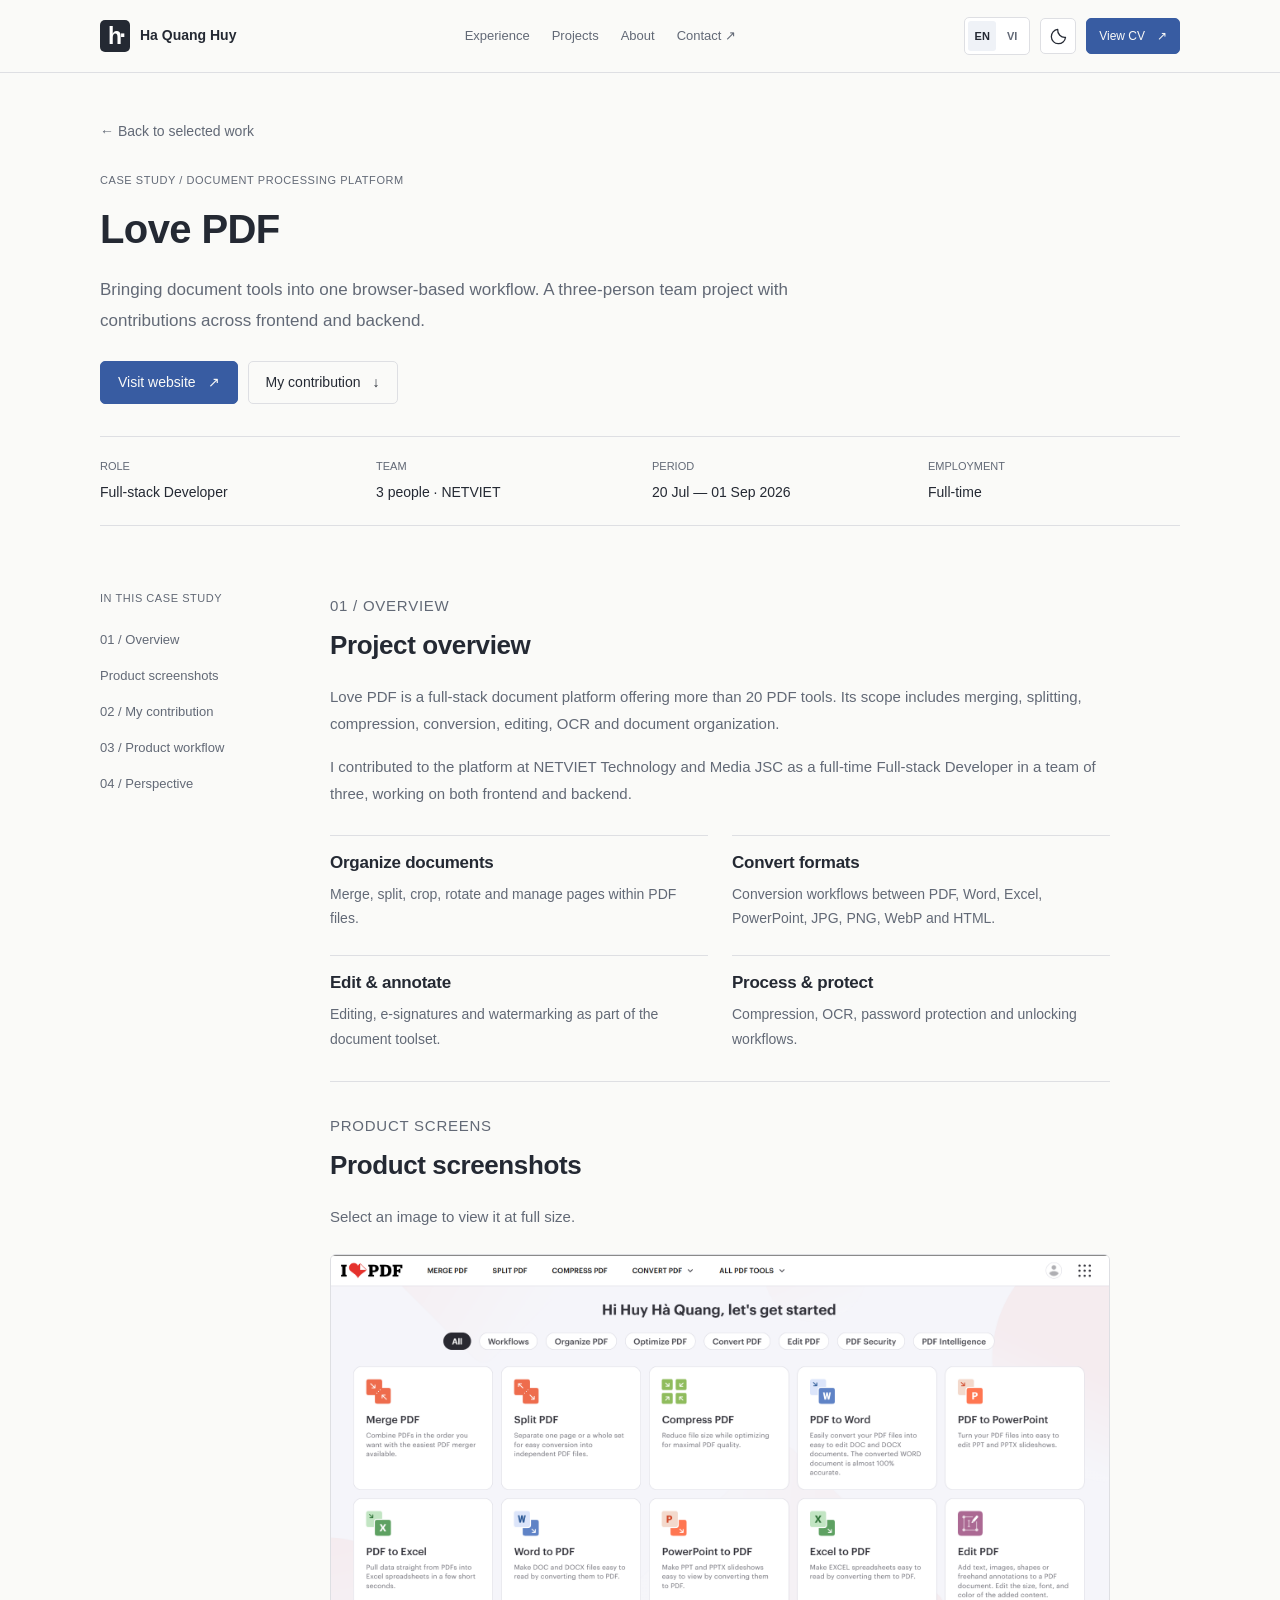
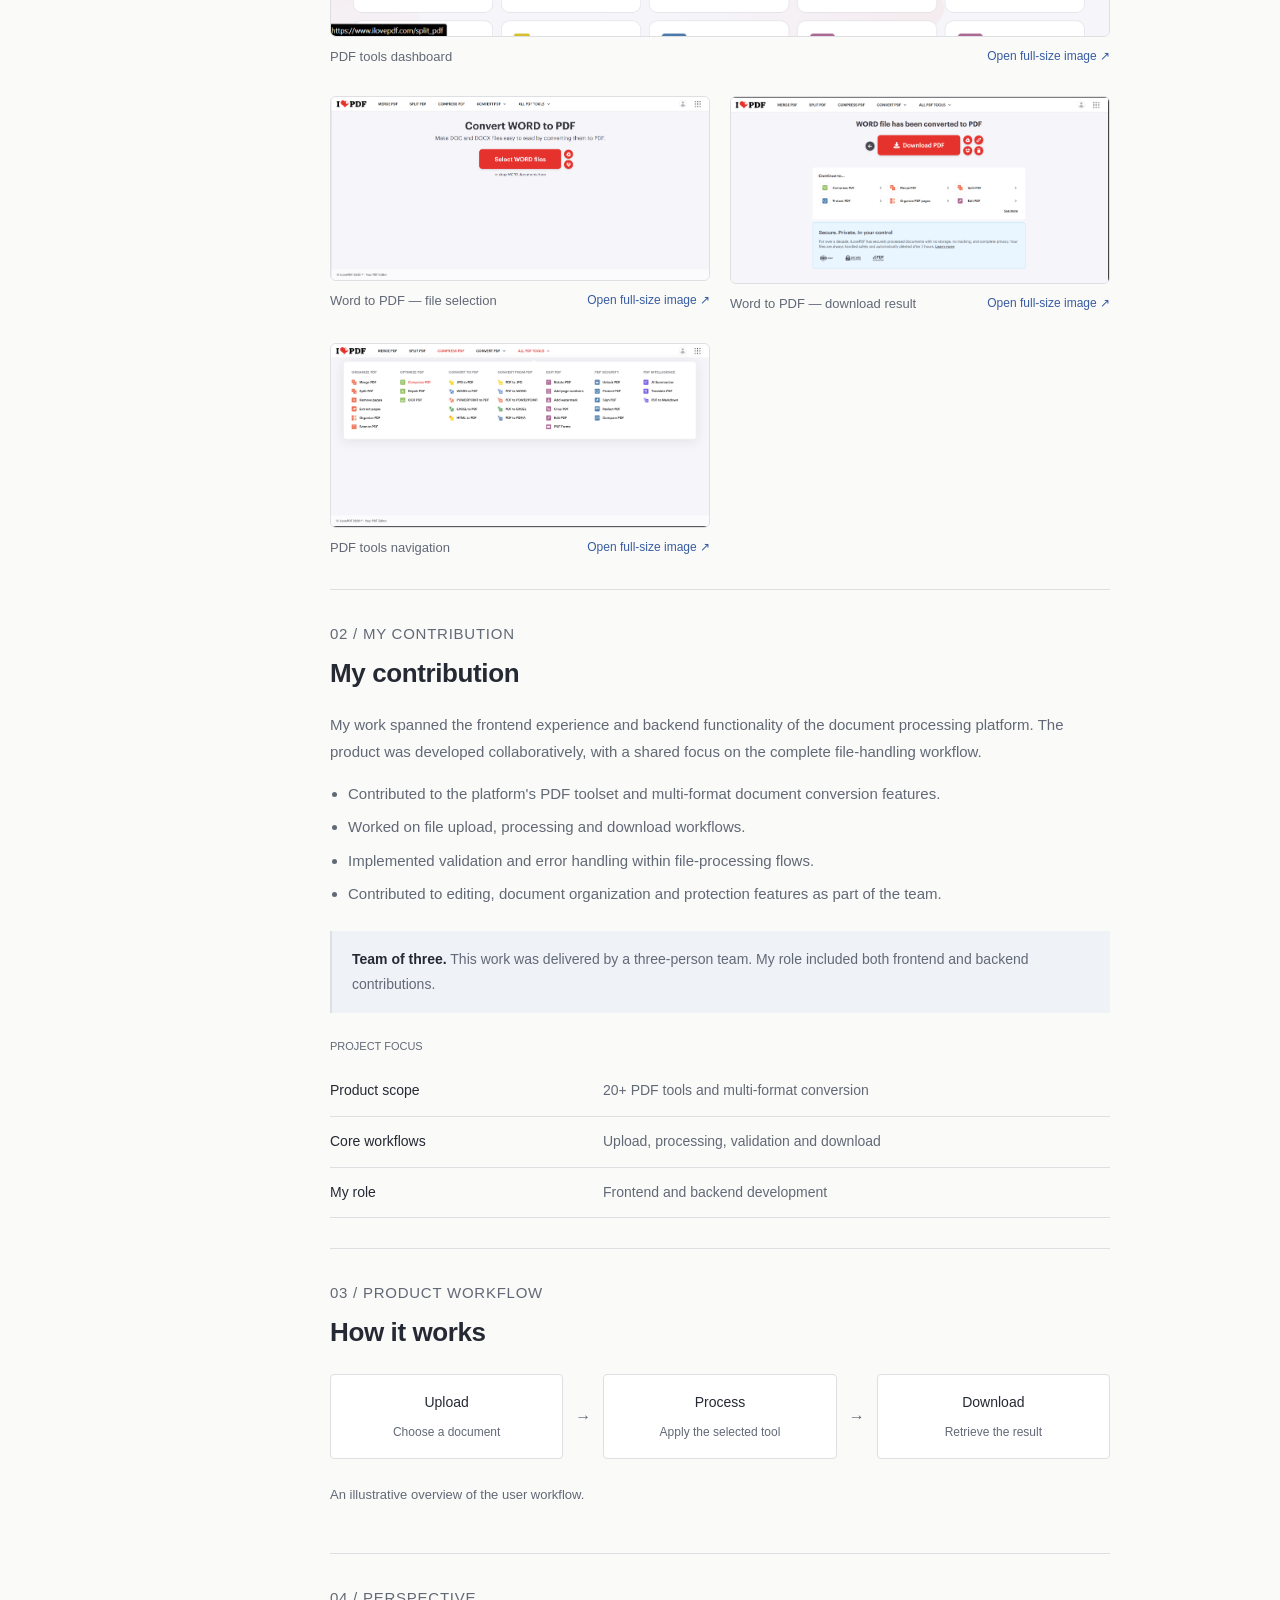
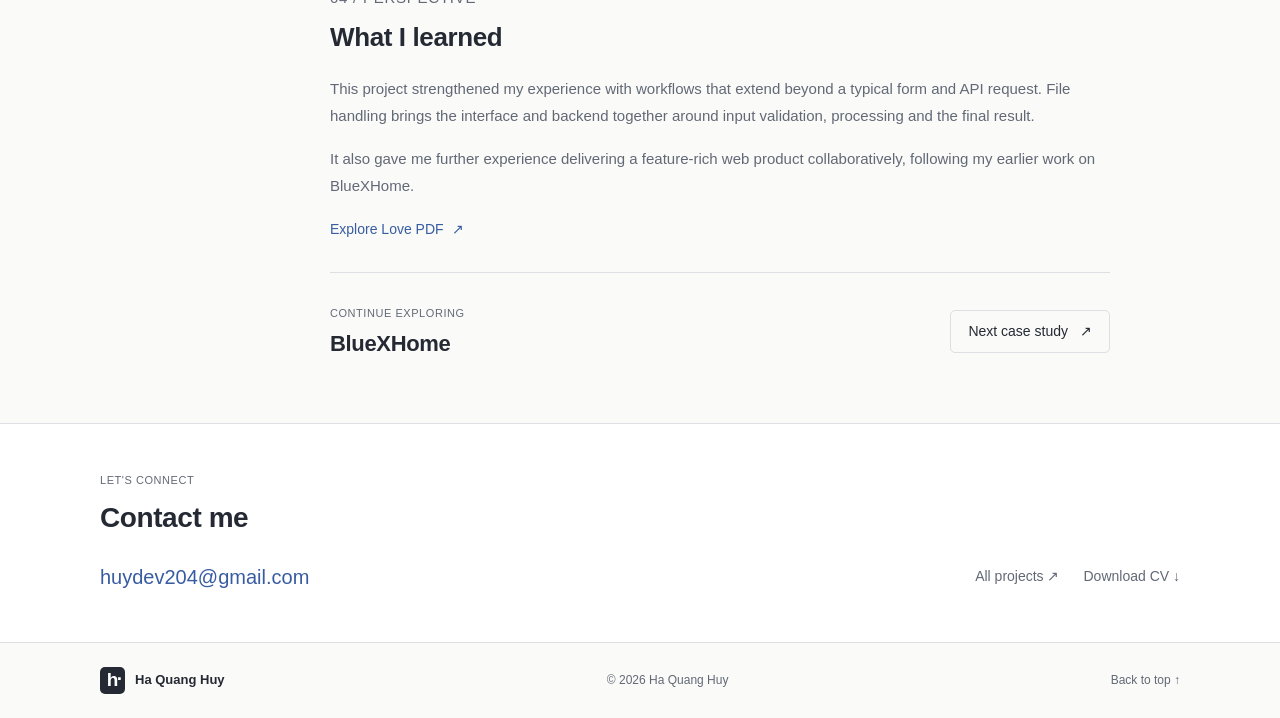
<file: projects/love-pdf.html>
<!doctype html>
<html lang="en">
<head>
  <meta charset="utf-8">
  <meta name="viewport" content="width=device-width, initial-scale=1">
  <meta name="color-scheme" content="light dark">
  <meta name="theme-color" content="#fafaf8">
  <title>Love PDF — Ha Quang Huy / Full-stack Developer</title>
  <meta name="description" content="Bringing document tools into one browser-based workflow. A three-person team project with contributions across frontend and backend.">
  <meta property="og:type" content="article">
  <meta property="og:title" content="Love PDF — Full-stack project by Ha Quang Huy">
  <meta property="og:description" content="Bringing document tools into one browser-based workflow. A three-person team project with contributions across frontend and backend.">
  <link rel="icon" type="image/svg+xml" href="../assets/favicon.svg">
  <link rel="stylesheet" href="../style.css?v=5e7dd9d4f372">
  <script src="../theme-init.js?v=1b8ba80ecf8a"></script>
  <script src="../i18n-vi.js?v=3a269bce5a92" defer></script>
  <script src="../i18n.js?v=84d06232627a" defer></script>
  <script src="../script.js?v=ed945225f2cc" defer></script>
</head>
<body>
  <a class="skip-link" href="#main">Skip to content</a>
  <header class="site-header"><div class="container header-inner">
    <a class="brand" href="../index.html#home" aria-label="Ha Quang Huy, home"><span class="brand-mark" aria-hidden="true">h<span>.</span></span><span>Ha Quang Huy</span></a>
    <nav class="main-nav" id="main-nav" aria-label="Main navigation"><a href="../index.html#experience">Experience</a><a href="../index.html#projects">Projects</a><a href="../index.html#about">About</a><a href="../index.html#contact">Contact <span aria-hidden="true">↗</span></a></nav>
    <div class="header-actions">
      <div class="language-switch" role="group" aria-label="Language" hidden><button type="button" data-language="en" lang="en" aria-label="English" aria-pressed="true">EN</button><button type="button" data-language="vi" lang="vi" aria-label="Tiếng Việt" aria-pressed="false">VI</button></div>
      <button class="icon-button theme-toggle" type="button" aria-label="Switch to dark theme" aria-pressed="false"><svg aria-hidden="true" viewBox="0 0 24 24" width="19" height="19"><path d="M20.9 13A9 9 0 0 1 11 3.1 9 9 0 1 0 20.9 13Z" fill="none" stroke="currentColor" stroke-width="1.6" stroke-linejoin="round"/></svg></button>
      <a class="button button-small header-cv" href="../assets/Ha-Quang-Huy-Full-Stack-Developer-CV.pdf" target="_blank" rel="noopener noreferrer">View CV <span aria-hidden="true">↗</span></a>
      <button class="icon-button menu-toggle" type="button" aria-controls="main-nav" aria-expanded="false" aria-label="Open navigation"><svg aria-hidden="true" viewBox="0 0 24 24" width="22" height="22"><path d="M4 7h16M4 12h16M4 17h16" fill="none" stroke="currentColor" stroke-width="1.6" stroke-linecap="round"/></svg></button>
    </div>
  </div></header>
  <main id="main">
    <section class="case-hero container" aria-labelledby="case-title">
      <a class="quiet-link back-link" href="../index.html#projects">← Back to selected work</a>
      <div class="case-hero-grid"><div><p class="eyebrow">CASE STUDY / DOCUMENT PROCESSING PLATFORM</p><h1 id="case-title">Love PDF</h1><p class="case-lead">Bringing document tools into one browser-based workflow. A three-person team project with contributions across frontend and backend.</p><div class="hero-actions"><a class="button" href="https://love-pdf.com/" target="_blank" rel="noopener noreferrer">Visit website <span aria-hidden="true">↗</span></a><a class="button button-outline" href="#contribution">My contribution <span aria-hidden="true">↓</span></a></div></div></div>
      <dl class="case-facts"><div><dt>ROLE</dt><dd>Full-stack Developer</dd></div><div><dt>TEAM</dt><dd>3 people · NETVIET</dd></div><div><dt>PERIOD</dt><dd>20 Jul — 01 Sep 2026</dd></div><div><dt>EMPLOYMENT</dt><dd>Full-time</dd></div></dl>
    </section>
    <div class="case-layout container">
      <nav class="case-nav" aria-label="Case study contents"><p class="eyebrow">IN THIS CASE STUDY</p><a href="#overview">01 / Overview</a><a href="#screenshots">Product screenshots</a><a href="#contribution">02 / My contribution</a><a href="#workflow">03 / Product workflow</a><a href="#reflection">04 / Perspective</a></nav>
      <div class="case-content">
        <section class="case-section" id="overview"><p class="eyebrow">01 / OVERVIEW</p><h2>Project overview</h2><p>Love PDF is a full-stack document platform offering more than 20 PDF tools. Its scope includes merging, splitting, compression, conversion, editing, OCR and document organization.</p><p>I contributed to the platform at NETVIET Technology and Media JSC as a full-time Full-stack Developer in a team of three, working on both frontend and backend.</p><div class="capabilities"><article class="capability"><span class="mono">01</span><h3>Organize documents</h3><p>Merge, split, crop, rotate and manage pages within PDF files.</p></article><article class="capability"><span class="mono">02</span><h3>Convert formats</h3><p>Conversion workflows between PDF, Word, Excel, PowerPoint, JPG, PNG, WebP and HTML.</p></article><article class="capability"><span class="mono">03</span><h3>Edit & annotate</h3><p>Editing, e-signatures and watermarking as part of the document toolset.</p></article><article class="capability"><span class="mono">04</span><h3>Process & protect</h3><p>Compression, OCR, password protection and unlocking workflows.</p></article></div></section>
        <section class="case-section" id="screenshots"><p class="eyebrow">PRODUCT SCREENS</p><h2>Product screenshots</h2><p class="muted">Select an image to view it at full size.</p><div class="product-gallery"><figure class="product-shot product-shot-featured"><a href="../img/projects/love-pdf-tools.png" target="_blank" rel="noopener noreferrer" aria-label="PDF tools dashboard"><img src="../img/projects/love-pdf-tools.png" alt="PDF tools dashboard" width="1884" height="924" loading="lazy" decoding="async"></a><figcaption><span>PDF tools dashboard</span><a href="../img/projects/love-pdf-tools.png" target="_blank" rel="noopener noreferrer">Open full-size image <span aria-hidden="true">↗</span></a></figcaption></figure><figure class="product-shot"><a href="../img/projects/love-pdf-upload.png" target="_blank" rel="noopener noreferrer" aria-label="Word to PDF — file selection"><img src="../img/projects/love-pdf-upload.png" alt="Word to PDF — file selection" width="1906" height="923" loading="lazy" decoding="async"></a><figcaption><span>Word to PDF — file selection</span><a href="../img/projects/love-pdf-upload.png" target="_blank" rel="noopener noreferrer">Open full-size image <span aria-hidden="true">↗</span></a></figcaption></figure><figure class="product-shot"><a href="../img/projects/love-pdf-result.png" target="_blank" rel="noopener noreferrer" aria-label="Word to PDF — download result"><img src="../img/projects/love-pdf-result.png" alt="Word to PDF — download result" width="1888" height="927" loading="lazy" decoding="async"></a><figcaption><span>Word to PDF — download result</span><a href="../img/projects/love-pdf-result.png" target="_blank" rel="noopener noreferrer">Open full-size image <span aria-hidden="true">↗</span></a></figcaption></figure><figure class="product-shot"><a href="../img/projects/love-pdf-navigation.png" target="_blank" rel="noopener noreferrer" aria-label="PDF tools navigation"><img src="../img/projects/love-pdf-navigation.png" alt="PDF tools navigation" width="1904" height="926" loading="lazy" decoding="async"></a><figcaption><span>PDF tools navigation</span><a href="../img/projects/love-pdf-navigation.png" target="_blank" rel="noopener noreferrer">Open full-size image <span aria-hidden="true">↗</span></a></figcaption></figure></div></section>
        <section class="case-section" id="contribution"><p class="eyebrow">02 / MY CONTRIBUTION</p><h2>My contribution</h2><p>My work spanned the frontend experience and backend functionality of the document processing platform. The product was developed collaboratively, with a shared focus on the complete file-handling workflow.</p><ul class="detail-list"><li>Contributed to the platform's PDF toolset and multi-format document conversion features.</li><li>Worked on file upload, processing and download workflows.</li><li>Implemented validation and error handling within file-processing flows.</li><li>Contributed to editing, document organization and protection features as part of the team.</li></ul><div class="case-note"><strong>Team of three.</strong> This work was delivered by a three-person team. My role included both frontend and backend contributions.</div><table class="stack-table"><caption>PROJECT FOCUS</caption><tbody><tr><th scope="row">Product scope</th><td>20+ PDF tools and multi-format conversion</td></tr><tr><th scope="row">Core workflows</th><td>Upload, processing, validation and download</td></tr><tr><th scope="row">My role</th><td>Frontend and backend development</td></tr></tbody></table></section>
        <section class="case-section" id="workflow"><p class="eyebrow">03 / PRODUCT WORKFLOW</p><h2>How it works</h2><div class="flow-diagram" aria-label="High-level product workflow"><div class="flow-node">Upload<small>Choose a document</small></div><span class="flow-arrow" aria-hidden="true">→</span><div class="flow-node">Process<small>Apply the selected tool</small></div><span class="flow-arrow" aria-hidden="true">→</span><div class="flow-node">Download<small>Retrieve the result</small></div></div><p class="diagram-caption">An illustrative overview of the user workflow.</p></section>
        <section class="case-section" id="reflection"><p class="eyebrow">04 / PERSPECTIVE</p><h2>What I learned</h2><p>This project strengthened my experience with workflows that extend beyond a typical form and API request. File handling brings the interface and backend together around input validation, processing and the final result.</p><p>It also gave me further experience delivering a feature-rich web product collaboratively, following my earlier work on BlueXHome.</p><a class="text-link" href="https://love-pdf.com/" target="_blank" rel="noopener noreferrer">Explore Love PDF <span aria-hidden="true">↗</span></a></section>
        <div class="case-next"><div><p class="eyebrow">CONTINUE EXPLORING</p><h3>BlueXHome</h3></div><a class="button button-outline" href="bluexhome.html">Next case study <span aria-hidden="true">↗</span></a></div>
      </div>
    </div>
    <section class="contact-section" id="contact" aria-labelledby="contact-title"><div class="container"><div class="contact-top"><div><p class="eyebrow">LET'S CONNECT</p><h2 id="contact-title">Contact me</h2></div></div><div class="contact-bottom"><a class="contact-email" href="mailto:huydev204@gmail.com">huydev204@gmail.com</a><div class="contact-links"><a href="../index.html#projects">All projects ↗</a><a href="../assets/Ha-Quang-Huy-Full-Stack-Developer-CV.pdf" download>Download CV ↓</a></div></div></div></section>
  </main>
  <footer class="site-footer"><div class="container footer-inner"><a class="brand" href="../index.html#home"><span class="brand-mark" aria-hidden="true">h<span>.</span></span><span>Ha Quang Huy</span></a><p>© <span data-year>2026</span> Ha Quang Huy</p><a class="quiet-link" href="../index.html#home">Back to top ↑</a></div></footer>
</body>
</html>
</file>
<file: style.css>
:root {
  --bg: #fafaf8;
  --surface: #fff;
  --ink: #242933;
  --muted: #626976;
  --line: #dedfe3;
  --accent: #385ca2;
  --accent-hover: #294a88;
  --soft: #eff2f7;
  --font: "Segoe UI", -apple-system, BlinkMacSystemFont, Arial, sans-serif;
  --mono: "Cascadia Code", Consolas, monospace;
}
:root[data-theme="dark"] {
  --bg: #191d24;
  --surface: #20252e;
  --ink: #e8eaf0;
  --muted: #acb2be;
  --line: #373e49;
  --accent: #a2bce9;
  --accent-hover: #c0d0ed;
  --soft: #282f3b;
  color-scheme: dark;
}
* { box-sizing: border-box; }
html { scroll-behavior: smooth; scroll-padding-top: 96px; }
body { margin: 0; background: var(--bg); color: var(--ink); font: 16px/1.7 var(--font); -webkit-font-smoothing: antialiased; }
a { color: inherit; text-decoration: none; }
button, input, select, textarea { font: inherit; }
button { cursor: pointer; }
button, a { -webkit-tap-highlight-color: transparent; }
a:focus-visible, button:focus-visible { outline: 2px solid var(--accent); outline-offset: 4px; }
::selection { background: var(--soft); color: var(--ink); }
svg { display: block; flex-shrink: 0; }
img { max-width: 100%; height: auto; }
p, h1, h2, h3, h4 { margin: 0; }
ul { margin: 0; padding: 0; }
h1, h2, h3, h4 { line-height: 1.3; font-weight: 600; letter-spacing: -.015em; }
h2 { font-size: 28px; }
.container { max-width: 1160px; margin-inline: auto; padding-inline: 40px; }
.mono { font: 12px/1.6 var(--font); }
.eyebrow { font: 11px/1.6 var(--font); font-weight: 500; letter-spacing: .05em; color: var(--muted); }
.muted { color: var(--muted); }
.skip-link { position: fixed; top: 12px; left: 12px; z-index: 100; background: var(--surface); padding: 10px 16px; border: 1px solid var(--line); border-radius: 4px; transform: translateY(-180%); }
.skip-link:focus { transform: translateY(0); }

/* Header */
.site-header { position: sticky; top: 0; z-index: 20; background: var(--bg); border-bottom: 1px solid var(--line); }
.header-inner { min-height: 72px; display: flex; align-items: center; justify-content: space-between; gap: 20px; }
.brand { display: inline-flex; align-items: center; gap: 10px; font-size: 14px; font-weight: 600; white-space: nowrap; line-height: 1.4; }
.brand-mark { width: 30px; height: 32px; display: grid; place-items: center; border-radius: 5px; background: var(--ink); color: var(--surface); font-size: 23px; font-weight: 600; position: relative; padding-bottom: 3px; }
.brand-mark span { position: absolute; right: 4px; bottom: 7px; color: var(--surface); }
.main-nav { display: flex; align-items: center; gap: 22px; color: var(--muted); font-size: 13px; }
.main-nav a { padding-block: 10px; white-space: nowrap; }
.main-nav a:hover, .main-nav a[aria-current="location"] { color: var(--ink); text-decoration: underline; text-underline-offset: 6px; }
.header-actions { display: flex; align-items: center; gap: 10px; }
.language-switch { display: inline-flex; gap: 2px; padding: 3px; border: 1px solid var(--line); border-radius: 5px; background: var(--surface); flex-shrink: 0; }
.language-switch[hidden] { display: none; }
.language-switch button { min-width: 28px; min-height: 30px; padding: 4px 6px; border: 0; border-radius: 3px; background: transparent; color: var(--muted); font-size: 11px; font-weight: 600; }
.language-switch button[aria-pressed="true"] { background: var(--soft); color: var(--ink); }
.button { display: inline-flex; align-items: center; justify-content: center; gap: 12px; padding: 10px 17px; min-height: 42px; border: 1px solid var(--accent); border-radius: 5px; background: var(--accent); color: var(--bg); font-size: 14px; line-height: 1.5; font-weight: 500; transition: background .15s; }
.button:hover { background: var(--accent-hover); border-color: var(--accent-hover); }
.button-outline { background: transparent; color: var(--ink); border-color: var(--line); }
.button-outline:hover { background: var(--soft); border-color: var(--line); }
.button-small { padding: 7px 12px; min-height: 36px; font-size: 12px; }
.icon-button { display: grid; place-items: center; width: 36px; height: 36px; border-radius: 5px; border: 1px solid var(--line); background: var(--surface); color: var(--ink); }
.icon-button:hover { background: var(--soft); }
.menu-toggle { display: none; }
.text-link, .quiet-link { display: inline-flex; align-items: center; gap: 8px; font-size: 14px; font-weight: 500; }
.text-link { color: var(--accent); }
.quiet-link { color: var(--muted); }
.text-link:hover, .quiet-link:hover { text-decoration: underline; text-underline-offset: 4px; }

/* Introduction */
.hero { padding-top: 64px; padding-bottom: 52px; }
.hero-layout { display: grid; grid-template-columns: minmax(0, 1fr) 300px; align-items: center; gap: 72px; }
.hero-copy { max-width: 680px; }
.hero-profile { border: 1px solid var(--line); border-radius: 10px; padding: 26px; background: var(--surface); }
.hero-profile > .eyebrow { margin-bottom: 24px; }
.hero-identity { display: flex; align-items: center; gap: 20px; }
.hero-avatar { width: 64px; height: 64px; flex: 0 0 64px; border-radius: 50%; object-fit: cover; object-position: 50% 47%; border: 1px solid var(--line); }
.hero h1 { font-size: 40px; line-height: 1.2; font-weight: 600; letter-spacing: -.025em; }
.hero-role { color: var(--muted); font-size: 15px; margin-top: 7px; }
.hero-role > span[aria-hidden] { padding-inline: 4px; }
.hero-intro { font-size: 19px; line-height: 1.65; margin-top: 28px; max-width: 660px; }
.hero-description { font-size: 15px; line-height: 1.8; color: var(--muted); max-width: 660px; margin-top: 14px; }
.hero-actions { display: flex; flex-wrap: wrap; gap: 10px; margin-top: 24px; }
.hero-socials { display: flex; align-items: center; flex-wrap: wrap; gap: 24px; margin-top: 24px; }
.hero-github { color: var(--muted); }
.facts-strip { display: grid; grid-template-columns: repeat(2, minmax(0, 1fr)); gap: 28px 20px; }
.facts-strip strong { font-size: 23px; font-weight: 600; line-height: 1.3; }
.facts-strip strong span { font-size: 14px; color: var(--muted); font-weight: 400; }
.facts-strip p { font-size: 13px; color: var(--muted); margin-top: 4px; }

/* Content */
.section { padding-block: 64px; }
.section-heading { display: flex; align-items: start; justify-content: space-between; gap: 40px; margin-bottom: 30px; }
.section-heading .eyebrow { margin-bottom: 10px; }
.section-summary { max-width: 340px; font-size: 14px; color: var(--muted); line-height: 1.75; padding-top: 23px; }
.tags { display: flex; flex-wrap: wrap; gap: 7px; margin-top: 18px; }
.tags span { font-size: 12px; padding: 3px 8px; color: var(--muted); background: var(--soft); border-radius: 3px; line-height: 1.5; }
.detail-list { padding-left: 18px; font-size: 15px; line-height: 1.75; color: var(--muted); margin-top: 14px; }
.detail-list li { margin-bottom: 7px; }
.experience-card { display: grid; grid-template-columns: 180px minmax(0, 1fr); gap: 36px; padding-block: 30px; border-top: 1px solid var(--line); }
.company-mark { display: block; font-size: 15px; font-weight: 600; margin-bottom: 12px; }
.experience-meta .mono { color: var(--muted); font-size: 12px; margin-bottom: 10px; }
.tag { display: inline-block; color: var(--muted); font-size: 11px; line-height: 1.5; border: 1px solid var(--line); padding: 3px 7px; border-radius: 3px; }
.experience-title { display: flex; align-items: start; justify-content: space-between; gap: 20px; margin-bottom: 16px; }
.experience-title h3 { font-size: 21px; margin-bottom: 6px; }
.experience-title p { font-size: 14px; color: var(--muted); }
.experience-title > .muted { font-size: 12px; white-space: nowrap; }
.experience-content > p, .experience-project p { font-size: 15px; color: var(--muted); line-height: 1.75; }
.experience-project { margin-top: 22px; }
.experience-project h4 { display: flex; flex-wrap: wrap; align-items: center; justify-content: space-between; gap: 8px; font-size: 16px; margin-bottom: 7px; }
.experience-project h4 span { color: var(--muted); font-size: 12px; font-weight: 400; }

/* Project notes */
.work-section { border-block: 1px solid var(--line); background: var(--surface); }
.project-card { display: grid; grid-template-columns: minmax(0, 1.15fr) minmax(0, 1fr); align-items: center; gap: 44px; border-top: 1px solid var(--line); padding-block: 36px; }
.project-card > .project-info { grid-column: 2; grid-row: 1; }
.project-context { display: flex; flex-wrap: wrap; align-items: center; gap: 5px 12px; font-size: 12px; color: var(--muted); margin-top: 18px; }
.project-period { font-size: 12px; color: var(--muted); width: 100%; }
.project-kicker { display: flex; justify-content: space-between; gap: 16px; font-size: 11px; color: var(--muted); margin-bottom: 8px; }
.project-kicker > span:last-child { display: none; }
.project-info h3 { font-size: 28px; margin-bottom: 12px; }
.project-info > p { font-size: 15px; color: var(--muted); line-height: 1.75; max-width: 620px; }
.project-links { display: flex; flex-wrap: wrap; align-items: center; gap: 24px; margin-top: 20px; }
.more-work-heading { display: flex; flex-wrap: wrap; align-items: center; justify-content: space-between; gap: 16px; margin: 36px 0 20px; }
.more-work-heading h3 { font-size: 21px; }
.more-work-heading .mono { color: var(--muted); }
.personal-grid { display: grid; grid-template-columns: 1fr 1fr; gap: 32px; }
.personal-card { border: 1px solid var(--line); border-radius: 8px; padding: 24px; background: var(--bg); }
.personal-icon { display: none; }
.personal-card .eyebrow { font-size: 11px; }
.personal-card h3 { font-size: 20px; margin: 9px 0 12px; }
.personal-card p:not(.eyebrow) { font-size: 15px; line-height: 1.75; color: var(--muted); }
.personal-card .text-link { margin-top: 20px; }

/* Skills and education */
.skills-grid { display: grid; grid-template-columns: 1fr 1fr; gap: 28px 40px; }
.skill-card { border-left: 2px solid var(--line); padding: 4px 0 4px 20px; }
.skill-symbol, .skill-card > .mono { display: none; }
.skill-card h3 { font-size: 19px; margin-bottom: 12px; }
.skill-card p { font-size: 15px; line-height: 1.85; color: var(--muted); }
.skill-note { display: block; font-size: 13px; color: var(--muted); margin-top: 14px; }
.about-section { border-top: 1px solid var(--line); }
.about-grid { display: grid; grid-template-columns: 1fr 1fr; gap: 56px; }
.about-grid h2 { margin: 10px 0 24px; }
.about-copy { font-size: 15px; line-height: 1.8; color: var(--muted); margin-bottom: 18px; }
.about-grid .text-link { margin-top: 6px; }
.about-details { display: grid; gap: 28px; }
.education-card, .research-card { border-top: 1px solid var(--line); padding-top: 20px; }
.education-card h3, .research-card h3 { font-size: 20px; margin: 10px 0 10px; }
.education-card > p, .research-card > p { font-size: 15px; color: var(--muted); line-height: 1.8; }
.education-highlight { margin: 22px 0; }
.education-highlight > span { display: none; }
.education-highlight strong { font-size: 14px; font-weight: 600; }
.education-highlight p { color: var(--muted); font-size: 13px; margin-top: 4px; }
.education-row { display: flex; flex-wrap: wrap; justify-content: space-between; gap: 10px; border-top: 1px solid var(--line); padding-top: 16px; margin-bottom: 16px; font-size: 14px; }
.education-row > span { color: var(--muted); }
.education-row strong { font-weight: 500; }
.research-card .text-link { margin-top: 16px; }

/* Contact */
.contact-section { background: var(--surface); border-top: 1px solid var(--line); padding-block: 48px; }
.contact-section .eyebrow { margin-bottom: 10px; }
.contact-bottom { display: flex; flex-wrap: wrap; align-items: center; justify-content: space-between; gap: 20px; margin-top: 24px; }
.contact-email { font-size: 20px; font-weight: 500; color: var(--accent); }
.contact-email:hover { text-decoration: underline; text-underline-offset: 4px; }
.contact-links { display: flex; flex-wrap: wrap; gap: 24px; font-size: 14px; color: var(--muted); }
.contact-links a:hover { color: var(--ink); text-decoration: underline; text-underline-offset: 4px; }
.site-footer { padding-block: 24px; border-top: 1px solid var(--line); }
.footer-inner { display: flex; align-items: center; justify-content: space-between; gap: 24px; }
.site-footer .brand { font-size: 13px; }
.site-footer .brand-mark { width: 25px; height: 27px; font-size: 19px; }
.site-footer .brand-mark span { right: 3px; bottom: 6px; }
.site-footer p, .site-footer .quiet-link { color: var(--muted); font-size: 12px; }

/* Project detail pages */
.case-hero { padding-top: 44px; padding-bottom: 36px; }
.back-link { margin-bottom: 28px; }
.case-hero-grid { max-width: 760px; }
.case-hero h1 { font-size: 40px; margin: 14px 0 20px; }
.case-lead { color: var(--muted); font-size: 17px; line-height: 1.8; }
.case-facts { display: grid; grid-template-columns: repeat(4, 1fr); gap: 24px; border-block: 1px solid var(--line); padding-block: 20px; margin: 32px 0 0; }
.case-facts dt { font-size: 11px; color: var(--muted); margin-bottom: 6px; }
.case-facts dd { margin: 0; font-size: 14px; font-weight: 500; }
.case-layout { display: grid; grid-template-columns: 180px minmax(0, 1fr); gap: 50px; padding-bottom: 64px; }
.case-nav { position: sticky; top: 96px; align-self: start; padding-top: 28px; }
.case-nav .eyebrow { margin-bottom: 14px; }
.case-nav a { display: block; font-size: 13px; padding-block: 7px; color: var(--muted); }
.case-nav a:hover { color: var(--ink); text-decoration: underline; text-underline-offset: 4px; }
.case-content { max-width: 780px; min-width: 0; }
.case-section { padding-block: 30px; border-bottom: 1px solid var(--line); }
.case-section .eyebrow { margin-bottom: 10px; }
.case-section h2 { font-size: 26px; margin-bottom: 20px; }
.case-section > p { font-size: 15px; line-height: 1.8; color: var(--muted); margin-bottom: 16px; }
.case-section h3 { font-size: 17px; margin-bottom: 8px; }
.case-note { background: var(--soft); border-left: 2px solid var(--line); padding: 16px 20px; margin-top: 24px; font-size: 14px; line-height: 1.8; color: var(--muted); }
.case-note strong { color: var(--ink); font-weight: 600; }
.capabilities { display: grid; grid-template-columns: 1fr 1fr; gap: 24px; margin-top: 28px; }
.capability { border-top: 1px solid var(--line); padding-top: 16px; }
.capability .mono { display: none; }
.capability p { font-size: 14px; color: var(--muted); line-height: 1.75; }
.flow-diagram { display: flex; align-items: center; gap: 12px; margin-block: 24px; }
.flow-node { flex: 1; text-align: center; padding: 16px 12px; font-size: 14px; font-weight: 500; background: var(--surface); border: 1px solid var(--line); border-radius: 4px; }
.flow-node small { display: block; font-size: 12px; font-weight: 400; color: var(--muted); margin-top: 7px; }
.flow-arrow { color: var(--muted); }
.diagram-caption { font-size: 13px !important; }
.stack-table { border-collapse: collapse; width: 100%; margin-top: 24px; font-size: 14px; }
.stack-table caption { text-align: left; font-size: 11px; color: var(--muted); padding-bottom: 10px; }
.stack-table th, .stack-table td { text-align: left; vertical-align: top; border-bottom: 1px solid var(--line); padding: 13px 12px 13px 0; }
.stack-table th { width: 35%; font-weight: 500; }
.stack-table td { color: var(--muted); }
.case-next { display: flex; align-items: center; justify-content: space-between; gap: 24px; margin-top: 32px; }
.case-next h3 { font-size: 22px; margin-top: 8px; }
.case-next .button { flex-shrink: 0; }

@media (max-width: 1100px) {
  .container { padding-inline: 30px; }
  .header-inner { gap: 16px; }
  .main-nav { gap: 16px; font-size: 12px; }
  .header-actions { gap: 8px; }
}
@media (min-width: 801px) and (max-width: 1000px) {
  .header-cv { display: none; }
}
@media (max-width: 800px) {
  .container { padding-inline: 24px; }
  .header-inner { min-height: 68px; }
  .header-cv { display: none; }
  .js .menu-toggle { display: grid; }
  .js .main-nav { display: none; position: absolute; top: 100%; left: 0; right: 0; background: var(--surface); border-bottom: 1px solid var(--line); padding: 12px 24px; flex-direction: column; align-items: stretch; gap: 0; }
  .js .main-nav.is-open { display: flex; }
  .js .main-nav a { padding-block: 12px; font-size: 15px; }
  .hero { padding-top: 44px; padding-bottom: 40px; }
  .section { padding-block: 48px; }
  .experience-card { grid-template-columns: 145px minmax(0, 1fr); gap: 24px; }
  .hero-layout { grid-template-columns: minmax(0, 1fr) 260px; gap: 32px; }
  .hero-profile { padding: 20px; }
  .project-card { gap: 28px; }
  .experience-title > .muted { display: none; }
  .experience-project h4 { flex-direction: column; align-items: start; }
  .about-grid { grid-template-columns: 1fr; gap: 32px; }
  .about-details { grid-template-columns: 1fr 1fr; gap: 28px; }
  .case-layout { grid-template-columns: 1fr; gap: 8px; }
  .case-nav { position: static; display: flex; flex-wrap: wrap; gap: 8px 20px; border-bottom: 1px solid var(--line); padding-block: 12px; }
  .case-nav .eyebrow { width: 100%; margin: 0; }
  .case-nav a { padding-block: 4px; }
  .case-facts { grid-template-columns: 1fr 1fr; }
}
@media (max-width: 600px) {
  .container { padding-inline: 20px; }
  .header-inner { flex-wrap: wrap; gap: 12px; padding-block: 12px; }
  .header-actions { margin-left: auto; }
  .brand { font-size: 13px; gap: 8px; }
  .main-nav { order: 3; width: 100%; justify-content: space-between; gap: 8px; border-top: 1px solid var(--line); padding-top: 8px; }
  .js .main-nav { order: initial; padding: 10px 20px; }
  .hero-identity { gap: 16px; }
  .hero-avatar { width: 56px; height: 56px; flex-basis: 56px; }
  .hero h1 { font-size: 30px; }
  .hero-role { font-size: 14px; margin-top: 5px; }
  .hero-role > span:last-child { display: block; }
  .hero-role > span[aria-hidden] { display: none; }
  .hero-intro { font-size: 17px; margin-top: 24px; }
  .hero-description { font-size: 15px; }
  .facts-strip { grid-template-columns: 1fr 1fr; gap: 24px 20px; }
  .facts-strip strong { font-size: 21px; }
  .section-heading { flex-direction: column; gap: 12px; margin-bottom: 24px; }
  .section-summary { padding: 0; max-width: 100%; }
  h2 { font-size: 25px; }
  .experience-card, .project-card { grid-template-columns: 1fr; gap: 20px; padding-block: 24px; }
  .hero-layout { grid-template-columns: 1fr; gap: 32px; }
  .hero-profile { padding: 20px; }
  .hero-profile > .eyebrow { margin-bottom: 16px; }
  .project-card > .project-info { grid-column: 1; grid-row: 1; }
  .experience-meta { display: flex; align-items: center; flex-wrap: wrap; gap: 10px; }
  .experience-meta .mono, .company-mark { margin: 0; }
  .experience-meta .tag { margin-left: auto; }
  .experience-title h3 { font-size: 20px; }
  .project-context { flex-direction: row; flex-wrap: wrap; align-items: center; gap: 6px 16px; }
  .project-period { width: 100%; margin: 0; }
  .project-info h3 { font-size: 23px; }
  .personal-grid, .skills-grid, .about-details { grid-template-columns: 1fr; gap: 28px; }
  .contact-section { padding-block: 36px; }
  .contact-email { font-size: 18px; }
  .contact-links { gap: 16px; }
  .footer-inner { flex-wrap: wrap; gap: 14px; }
  .site-footer .quiet-link { width: 100%; }
  .case-hero h1 { font-size: 34px; }
  .case-lead { font-size: 16px; }
  .case-facts { gap: 20px; }
  .case-section h2 { font-size: 24px; }
  .capabilities { grid-template-columns: 1fr; }
  .flow-diagram { flex-direction: column; align-items: stretch; gap: 8px; }
  .flow-arrow { text-align: center; transform: rotate(90deg); }
  .case-next { flex-direction: column; align-items: start; }
}
@media (max-width: 360px) {
  .header-actions { gap: 6px; }
  .brand-mark { display: none; }
  .hero h1 { font-size: 28px; }
  .hero-identity { gap: 12px; }
}
@media (prefers-reduced-motion: reduce) {
  html { scroll-behavior: auto; }
  *, *::before, *::after { transition: none !important; animation: none !important; }
}

/* Screenshots are product evidence, kept at their original aspect ratios. */
.product-shot { margin: 0; min-width: 0; }
.product-shot > a { display: block; border: 1px solid var(--line); border-radius: 6px; overflow: hidden; background: #fff; }
.product-shot img { display: block; width: 100%; height: auto; }
.product-shot figcaption { display: flex; justify-content: space-between; gap: 8px 16px; flex-wrap: wrap; margin-top: 10px; font-size: 13px; line-height: 1.6; color: var(--muted); }
.product-shot figcaption a { color: var(--accent); font-size: 12px; }
.project-card > .product-shot { grid-column: 1; grid-row: 1; margin-top: 4px; }
.project-card > .product-shot > a { padding: 18px; background: var(--soft); border-radius: 8px; }
.project-card > .product-shot img { border: 1px solid var(--line); border-radius: 3px; }
.project-card > .product-shot figcaption { font-size: 12px; }
.project-card > .product-shot figcaption > a { display: none; }
.product-gallery { display: grid; grid-template-columns: repeat(2, minmax(0, 1fr)); gap: 28px 20px; margin-top: 24px; }
.product-gallery > .product-shot-featured { grid-column: 1 / -1; }
@media (max-width: 600px) {
  .product-gallery { grid-template-columns: 1fr; gap: 24px; }
  .project-card > .product-shot { grid-row: 2; }
}
</file>
<file: reviews.css>
/* Recommendations are separate from shared project-page styles. */
[hidden] { display: none !important; }
.recommendations-section { border-top: 1px solid var(--line); }
.recommendations-grid { display: grid; grid-template-columns: 1fr 1fr; gap: 40px; align-items: start; }
.recommendations-overview, .review-form-card { min-width: 0; }
.review-rating-summary { display: flex; align-items: center; gap: 22px; margin-bottom: 24px; padding: 24px 28px; border: 1px solid var(--line); border-radius: 6px; background: var(--surface); }
.review-rating-summary strong { font-size: 36px; line-height: 1; letter-spacing: -.06em; }
.review-summary-stars { color: var(--accent); letter-spacing: 4px; font-size: 24px; line-height: 1.3; }
.review-rating-summary p { color: var(--muted); font-size: 13px; margin-top: 8px; }
.review-empty { display: flex; flex-direction: column; align-items: flex-start; padding: 32px; border: 1px solid var(--line); border-radius: 6px; background: var(--surface); }
.review-empty h3 { font-size: 18px; }
.review-empty p { color: var(--muted); font-size: 15px; margin-top: 12px; max-width: 38ch; }
.review-empty .text-link { margin-top: 24px; }
.review-principle { margin: 22px 0; color: var(--muted); font-size: 13px; }
.review-principle span { color: var(--accent); margin-right: 7px; }
.review-form-card { padding: 32px; background: var(--surface); border: 1px solid var(--line); border-radius: 6px;  }
.review-form-header { display: flex; justify-content: space-between; align-items: start; gap: 16px; margin-bottom: 8px; }
.review-form-header h3 { font-size: 20px; letter-spacing: -.015em; }
.review-form-intro { color: var(--muted); font-size: 14px; margin-bottom: 22px; }
.review-mode-note { background: var(--soft); border-left: 3px solid var(--accent); padding: 10px 13px; font-size: 13px; color: var(--ink); margin-bottom: 24px; border-radius: 0 6px 6px 0; }
.review-fields, .review-star-field { border: 0; padding: 0; margin: 0; min-width: 0; }
.review-field-label, .review-star-field legend { display: block; font-size: 14px; font-weight: 600; margin-bottom: 9px; }
.review-field-label span { font-weight: 400; color: var(--muted); }
.review-star-field { margin-bottom: 23px; }
.review-stars { display: flex; gap: 9px; }
.review-star-option { position: relative; display: block; }
.review-star-option input { position: absolute; opacity: 0; inset: 0; width: 100%; height: 100%; margin: 0; cursor: pointer; }
.review-star-option span { display: grid; place-items: center; width: 44px; height: 44px; font-size: 28px; line-height: 1; border: 1px solid var(--line); border-radius: 10px; background: var(--bg); color: var(--muted); transition: background .15s, color .15s; }
.review-star-option.is-selected span { background: var(--soft); border-color: var(--accent); color: var(--accent); }
.review-star-option:has(input:hover) span { border-color: var(--accent); }
.review-star-option input:focus-visible + span { outline: 3px solid var(--accent); outline-offset: 3px; }
.review-star-option input:disabled { cursor: not-allowed; }
.review-rating-hint { color: var(--muted); font-size: 13px; margin-top: 8px; }
.review-field-row { display: grid; grid-template-columns: 1fr 1fr; gap: 16px; }
.review-field { margin-bottom: 18px; min-width: 0; }
.review-field input, .review-field select, .review-field textarea { display: block; width: 100%; min-width: 0; font: 16px/1.6 var(--font); padding: 10px 12px; border: 1px solid var(--line); border-radius: 5px; background: var(--bg); color: var(--ink); }
.review-field input:focus-visible, .review-field select:focus-visible, .review-field textarea:focus-visible { outline: 2px solid var(--accent); outline-offset: 2px; }
.review-field input::placeholder, .review-field textarea::placeholder { color: var(--muted); opacity: 1; }
.review-field textarea { resize: vertical; min-height: 128px; }
.review-character-count { text-align: right; color: var(--muted); font-size: 12px; margin-top: 5px; }
.review-consent { display: flex; align-items: start; gap: 10px; color: var(--muted); font-size: 13px; line-height: 1.7; margin: 3px 0 20px; }
.review-consent input { width: 16px; height: 16px; flex: 0 0 16px; margin-top: 2px; accent-color: var(--accent); }
.review-consent input:focus-visible { outline: 2px solid var(--accent); outline-offset: 3px; }
.review-submit { width: 100%; }
.review-submit:disabled { opacity: .55; cursor: not-allowed; }
.review-fields:disabled .review-field { opacity: .65; }
.review-form-footer { color: var(--muted); font-size: 12px; text-align: center; margin-top: 12px; }
.review-status { font-size: 14px; color: var(--ink); margin-top: 14px; }
.review-status:empty { margin: 0; }
.review-status:focus-visible { outline: 2px solid var(--accent); outline-offset: 4px; }
.published-reviews { display: grid; gap: 16px; }
.recommendation-card { border: 1px solid var(--line); background: var(--surface); border-radius: 6px; padding: 24px; min-width: 0; }
.recommendation-card-top { display: flex; align-items: center; justify-content: space-between; gap: 14px; }
.recommendation-author { display: flex; gap: 10px; align-items: center; min-width: 0; }
.review-avatar { width: 36px; height: 36px; flex: 0 0 36px; display: grid; place-items: center; background: var(--soft); color: var(--accent); border-radius: 50%; font-size: 14px; font-weight: 600; }
.recommendation-author h4 { font-size: 15px; overflow-wrap: anywhere; }
.recommendation-author p { color: var(--muted); font-size: 12px; margin-top: 4px; }
.review-card-stars { font-size: 15px; white-space: nowrap; color: var(--accent); letter-spacing: 1px; }
.recommendation-quote { margin-block: 20px; font-size: 15px; overflow-wrap: anywhere; white-space: pre-wrap; }
.recommendation-card-footer { display: flex; flex-wrap: wrap; gap: 8px 16px; justify-content: space-between; font-size: 12px; color: var(--muted); border-top: 1px solid var(--line); padding-top: 12px; overflow-wrap: anywhere; }
.review-preview-label { color: var(--accent); }
.review-preview-controls { margin-top: 28px; border: 1px solid var(--line); border-radius: 6px; padding: 20px 24px; }
.review-preview-heading { display: flex; align-items: center; flex-wrap: wrap; gap: 12px; }
.review-preview-heading h3 { font-weight: 600; font-size: 15px; }
.review-preview-heading span { font-size: 12px; color: var(--muted); }
.review-preview-controls > p { color: var(--muted); font-size: 14px; margin-top: 12px; }
.pending-reviews { display: grid; grid-template-columns: 1fr 1fr; gap: 16px; margin-top: 18px; }
.review-moderation-actions { display: flex; flex-wrap: wrap; gap: 10px; margin-top: 16px; }
.review-moderation-actions .button { font-size: 13px; }
@media (max-width: 1050px) {
  .recommendations-grid { gap: 24px; }
  .review-form-card { padding: 24px; }
  .review-field-row { grid-template-columns: 1fr; gap: 0; }
}
@media (max-width: 800px) {
  .recommendations-grid { grid-template-columns: 1fr; gap: 24px; }
  .review-field-row { grid-template-columns: 1fr 1fr; gap: 16px; }
  .pending-reviews { grid-template-columns: 1fr; }
}
@media (max-width: 540px) {
  .review-form-card { padding: 24px 20px; border-radius: 6px; }
  .review-field-row { grid-template-columns: 1fr; gap: 0; }
  .review-empty { padding: 26px; }
  .review-rating-summary { padding: 22px; }
  .review-form-header h3 { font-size: 18px; }
  .review-preview-controls { padding: 18px; }
  .recommendation-card { padding: 20px; }
  .recommendation-card-top { align-items: start; flex-direction: column; gap: 12px; }
  .review-stars { gap: 8px; }
  .review-star-option span { width: 42px; height: 44px; }
}
@media (prefers-reduced-motion: reduce) {
  .review-star-option span { transition: none; }
}
</file>
